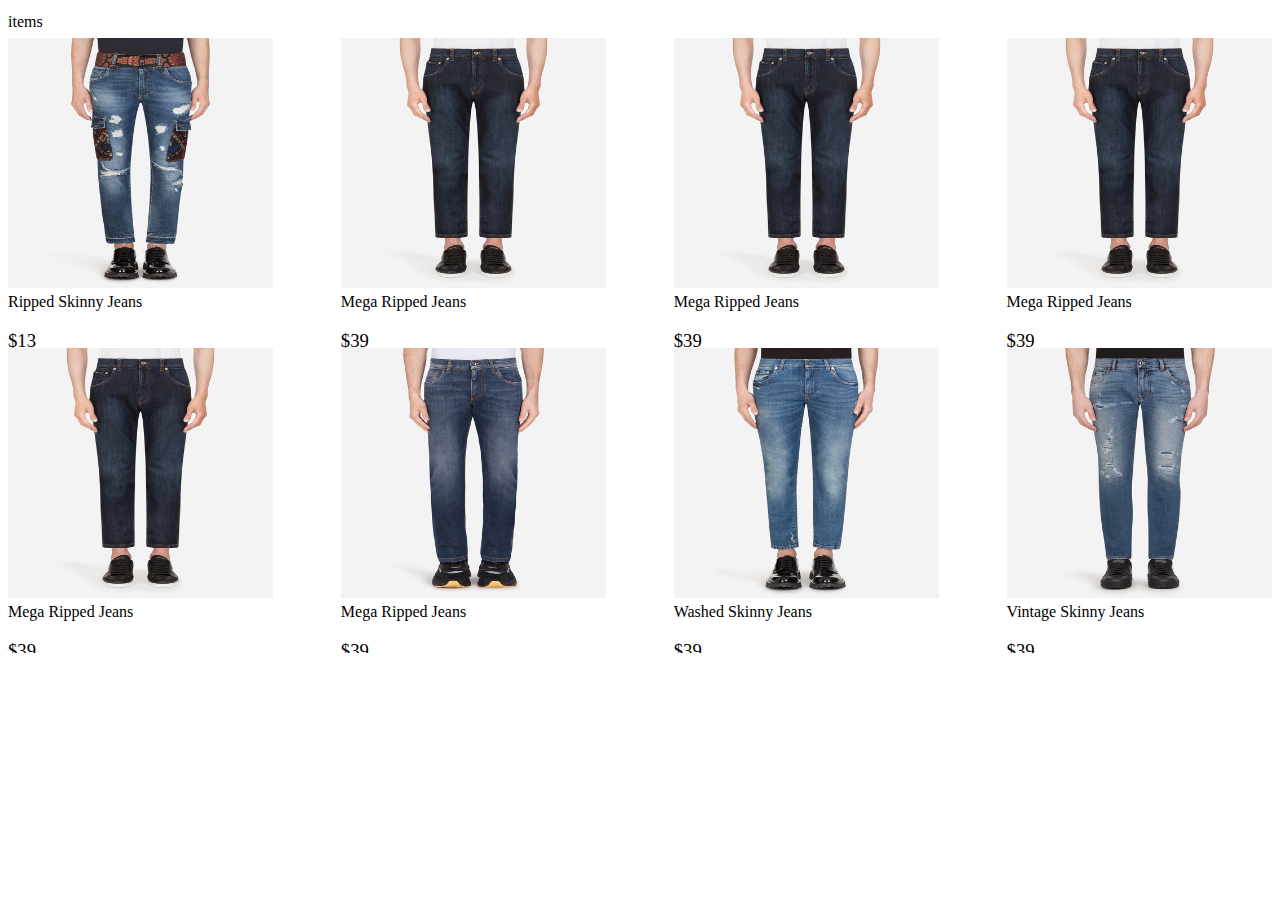
<file: html/clothes-show.html>
<!DOCTYPE html>
<html lang="en">
<head>
    <meta charset="UTF-8">
    <meta name="viewport" content="width=device-width, initial-scale=1.0">
    <title>Clothes</title>
    <link rel="stylesheet" href="../css/show-clothes.css">
</head>
<body>
    <div class="n-item">items</div>
    <div id="clothes">
        <div class="items jeans">
            <div class="item-child">
                <div class="item-child-img">
                    <img src="../img/item-img/GW0GLDG8BY9_S9001_0.jpg" alt="here">
                    <button id="img-button-0" class="buy-now-button" onclick="addToList();reply_id(this.id)">Buy now <svg width="1em" height="1em" viewBox="0 0 16 16" class="bi bi-cart-fill" fill="currentColor" xmlns="http://www.w3.org/2000/svg">
                          <path fill-rule="evenodd" d="M0 1.5A.5.5 0 0 1 .5 1H2a.5.5 0 0 1 .485.379L2.89 3H14.5a.5.5 0 0 1 .491.592l-1.5 8A.5.5 0 0 1 13 12H4a.5.5 0 0 1-.491-.408L2.01 3.607 1.61 2H.5a.5.5 0 0 1-.5-.5zM5 12a2 2 0 1 0 0 4 2 2 0 0 0 0-4zm7 0a2 2 0 1 0 0 4 2 2 0 0 0 0-4zm-7 1a1 1 0 1 0 0 2 1 1 0 0 0 0-2zm7 0a1 1 0 1 0 0 2 1 1 0 0 0 0-2z"/>
                        </svg>
                    </button>

                </div>
                <div class="item-name">
                    <p>Ripped Skinny Jeans</p>
                </div>
                <div class="price">
                    <h3>$<span>13</span></h3>
                </div>
            </div>
            <div class="item-child">
                <div class="item-child-img">
                    <img src="../img/item-img/GY07CDG8BY4_S9001_0.jpg" alt="">
                    <button class="buy-now-button" onclick="addToList();reply_id(this.id)">Buy now <svg width="1em" height="1em" viewBox="0 0 16 16" class="bi bi-cart-fill" fill="currentColor" xmlns="http://www.w3.org/2000/svg">
                          <path fill-rule="evenodd" d="M0 1.5A.5.5 0 0 1 .5 1H2a.5.5 0 0 1 .485.379L2.89 3H14.5a.5.5 0 0 1 .491.592l-1.5 8A.5.5 0 0 1 13 12H4a.5.5 0 0 1-.491-.408L2.01 3.607 1.61 2H.5a.5.5 0 0 1-.5-.5zM5 12a2 2 0 1 0 0 4 2 2 0 0 0 0-4zm7 0a2 2 0 1 0 0 4 2 2 0 0 0 0-4zm-7 1a1 1 0 1 0 0 2 1 1 0 0 0 0-2zm7 0a1 1 0 1 0 0 2 1 1 0 0 0 0-2z"/>
                        </svg>
                    </button>
                </div>
                <div class="item-name">
                    <p>Mega Ripped Jeans</p>
                </div>
                <div class="price">
                    <h3>$<span>39</span></h3>
                </div>
            </div>
            <div class="item-child">
                <div class="item-child-img">
                    <img src="../img/item-img/GY07CDG8BY4_S9001_0.jpg" alt="">
                    <button class="buy-now-button" onclick="addToList();reply_id(this.id)">Buy now <svg width="1em" height="1em" viewBox="0 0 16 16" class="bi bi-cart-fill" fill="currentColor" xmlns="http://www.w3.org/2000/svg">
                          <path fill-rule="evenodd" d="M0 1.5A.5.5 0 0 1 .5 1H2a.5.5 0 0 1 .485.379L2.89 3H14.5a.5.5 0 0 1 .491.592l-1.5 8A.5.5 0 0 1 13 12H4a.5.5 0 0 1-.491-.408L2.01 3.607 1.61 2H.5a.5.5 0 0 1-.5-.5zM5 12a2 2 0 1 0 0 4 2 2 0 0 0 0-4zm7 0a2 2 0 1 0 0 4 2 2 0 0 0 0-4zm-7 1a1 1 0 1 0 0 2 1 1 0 0 0 0-2zm7 0a1 1 0 1 0 0 2 1 1 0 0 0 0-2z"/>
                        </svg>
                    </button>
                </div>
                <div class="item-name">
                    <p>Mega Ripped Jeans</p>
                </div>
                <div class="price">
                    <h3>$<span>39</span></h3>
                </div>
            </div>
            <div class="item-child">
                <div class="item-child-img">
                    <img src="../img/item-img/GY07CDG8BY4_S9001_0.jpg" alt="">
                    <button class="buy-now-button" onclick="addToList();reply_id(this.id)">Buy now <svg width="1em" height="1em" viewBox="0 0 16 16" class="bi bi-cart-fill" fill="currentColor" xmlns="http://www.w3.org/2000/svg">
                          <path fill-rule="evenodd" d="M0 1.5A.5.5 0 0 1 .5 1H2a.5.5 0 0 1 .485.379L2.89 3H14.5a.5.5 0 0 1 .491.592l-1.5 8A.5.5 0 0 1 13 12H4a.5.5 0 0 1-.491-.408L2.01 3.607 1.61 2H.5a.5.5 0 0 1-.5-.5zM5 12a2 2 0 1 0 0 4 2 2 0 0 0 0-4zm7 0a2 2 0 1 0 0 4 2 2 0 0 0 0-4zm-7 1a1 1 0 1 0 0 2 1 1 0 0 0 0-2zm7 0a1 1 0 1 0 0 2 1 1 0 0 0 0-2z"/>
                        </svg>
                    </button>
                </div>
                <div class="item-name">
                    <p>Mega Ripped Jeans</p>
                </div>
                <div class="price">
                    <h3>$<span>39</span></h3>
                </div>
            </div>
            <div class="item-child">
                <div class="item-child-img">
                    <img src="../img/item-img/GY07CDG8BY4_S9001_0.jpg" alt="">
                    <button class="buy-now-button" onclick="addToList();reply_id(this.id)">Buy now <svg width="1em" height="1em" viewBox="0 0 16 16" class="bi bi-cart-fill" fill="currentColor" xmlns="http://www.w3.org/2000/svg">
                          <path fill-rule="evenodd" d="M0 1.5A.5.5 0 0 1 .5 1H2a.5.5 0 0 1 .485.379L2.89 3H14.5a.5.5 0 0 1 .491.592l-1.5 8A.5.5 0 0 1 13 12H4a.5.5 0 0 1-.491-.408L2.01 3.607 1.61 2H.5a.5.5 0 0 1-.5-.5zM5 12a2 2 0 1 0 0 4 2 2 0 0 0 0-4zm7 0a2 2 0 1 0 0 4 2 2 0 0 0 0-4zm-7 1a1 1 0 1 0 0 2 1 1 0 0 0 0-2zm7 0a1 1 0 1 0 0 2 1 1 0 0 0 0-2z"/>
                        </svg>
                    </button>
                </div>
                <div class="item-name">
                    <p>Mega Ripped Jeans</p>
                </div>
                <div class="price">
                    <h3>$<span>39</span></h3>
                </div>
            </div>
            <div class="item-child">
                <div class="item-child-img">
                    <img src="../img/item-img/GY07CZG8BY5_S9001_0.jpg" alt="">
                    <button class="buy-now-button" onclick="addToList();reply_id(this.id)">Buy now <svg width="1em" height="1em" viewBox="0 0 16 16" class="bi bi-cart-fill" fill="currentColor" xmlns="http://www.w3.org/2000/svg">
                          <path fill-rule="evenodd" d="M0 1.5A.5.5 0 0 1 .5 1H2a.5.5 0 0 1 .485.379L2.89 3H14.5a.5.5 0 0 1 .491.592l-1.5 8A.5.5 0 0 1 13 12H4a.5.5 0 0 1-.491-.408L2.01 3.607 1.61 2H.5a.5.5 0 0 1-.5-.5zM5 12a2 2 0 1 0 0 4 2 2 0 0 0 0-4zm7 0a2 2 0 1 0 0 4 2 2 0 0 0 0-4zm-7 1a1 1 0 1 0 0 2 1 1 0 0 0 0-2zm7 0a1 1 0 1 0 0 2 1 1 0 0 0 0-2z"/>
                        </svg>
                    </button>
                </div>
                <div class="item-name">
                    <p>Mega Ripped Jeans</p>
                </div>
                <div class="price">
                    <h3>$<span>39</span></h3>
                </div>
            </div>
            <div class="item-child">
                <div class="item-child-img">
                    <img src="../img/item-img/GY07LDG8BY8_S9001_0.jpg" alt="">
                    <button class="buy-now-button" onclick="addToList();reply_id(this.id)">Buy now <svg width="1em" height="1em" viewBox="0 0 16 16" class="bi bi-cart-fill" fill="currentColor" xmlns="http://www.w3.org/2000/svg">
                          <path fill-rule="evenodd" d="M0 1.5A.5.5 0 0 1 .5 1H2a.5.5 0 0 1 .485.379L2.89 3H14.5a.5.5 0 0 1 .491.592l-1.5 8A.5.5 0 0 1 13 12H4a.5.5 0 0 1-.491-.408L2.01 3.607 1.61 2H.5a.5.5 0 0 1-.5-.5zM5 12a2 2 0 1 0 0 4 2 2 0 0 0 0-4zm7 0a2 2 0 1 0 0 4 2 2 0 0 0 0-4zm-7 1a1 1 0 1 0 0 2 1 1 0 0 0 0-2zm7 0a1 1 0 1 0 0 2 1 1 0 0 0 0-2z"/>
                        </svg>
                    </button>
                </div>
                <div class="item-name">
                    <p>Washed Skinny Jeans</p>
                </div>
                <div class="price">
                    <h3>$<span>39</span></h3>
                </div>
            </div>
            <div class="item-child">
                <div class="item-child-img">
                    <img src="../img/item-img/GY07CZG8BF1_S9001_0.jpg" alt="">
                    <button class="buy-now-button" onclick="addToList();reply_id(this.id)">Buy now <svg width="1em" height="1em" viewBox="0 0 16 16" class="bi bi-cart-fill" fill="currentColor" xmlns="http://www.w3.org/2000/svg">
                          <path fill-rule="evenodd" d="M0 1.5A.5.5 0 0 1 .5 1H2a.5.5 0 0 1 .485.379L2.89 3H14.5a.5.5 0 0 1 .491.592l-1.5 8A.5.5 0 0 1 13 12H4a.5.5 0 0 1-.491-.408L2.01 3.607 1.61 2H.5a.5.5 0 0 1-.5-.5zM5 12a2 2 0 1 0 0 4 2 2 0 0 0 0-4zm7 0a2 2 0 1 0 0 4 2 2 0 0 0 0-4zm-7 1a1 1 0 1 0 0 2 1 1 0 0 0 0-2zm7 0a1 1 0 1 0 0 2 1 1 0 0 0 0-2z"/>
                        </svg>
                    </button>
                </div>
                <div class="item-name">
                    <p>Vintage Skinny Jeans</p>
                </div>
                <div class="price">
                    <h3>$<span>39</span></h3>
                </div>
            </div>
        </div>

        <div class="items dresses">
            <div class="item-child">
                <div class="item-child-img">
                    <img src="../img/dresses/F6I2LTFSA0A_HN1RB_0.jpg" alt="">
                    <button class="buy-now-button" onclick="addToList();reply_id(this.id)">Buy now <svg width="1em" height="1em" viewBox="0 0 16 16" class="bi bi-cart-fill" fill="currentColor" xmlns="http://www.w3.org/2000/svg">
                          <path fill-rule="evenodd" d="M0 1.5A.5.5 0 0 1 .5 1H2a.5.5 0 0 1 .485.379L2.89 3H14.5a.5.5 0 0 1 .491.592l-1.5 8A.5.5 0 0 1 13 12H4a.5.5 0 0 1-.491-.408L2.01 3.607 1.61 2H.5a.5.5 0 0 1-.5-.5zM5 12a2 2 0 1 0 0 4 2 2 0 0 0 0-4zm7 0a2 2 0 1 0 0 4 2 2 0 0 0 0-4zm-7 1a1 1 0 1 0 0 2 1 1 0 0 0 0-2zm7 0a1 1 0 1 0 0 2 1 1 0 0 0 0-2z"/>
                        </svg>
                    </button>
                    <button class="buy-now-button" onclick="addToList();reply_id(this.id)">Buy now <svg width="1em" height="1em" viewBox="0 0 16 16" class="bi bi-cart-fill" fill="currentColor" xmlns="http://www.w3.org/2000/svg">
                          <path fill-rule="evenodd" d="M0 1.5A.5.5 0 0 1 .5 1H2a.5.5 0 0 1 .485.379L2.89 3H14.5a.5.5 0 0 1 .491.592l-1.5 8A.5.5 0 0 1 13 12H4a.5.5 0 0 1-.491-.408L2.01 3.607 1.61 2H.5a.5.5 0 0 1-.5-.5zM5 12a2 2 0 1 0 0 4 2 2 0 0 0 0-4zm7 0a2 2 0 1 0 0 4 2 2 0 0 0 0-4zm-7 1a1 1 0 1 0 0 2 1 1 0 0 0 0-2zm7 0a1 1 0 1 0 0 2 1 1 0 0 0 0-2z"/>
                        </svg>
                    </button>
                </div>
                <div class="item-name">
                    <p>Dresses name</p>
                </div>
                <div class="price">
                    <h3>$<span>19</span></h3>
                </div>
            </div>
            <div class="item-child">
                <div class="item-child-img">
                    <img src="../img/dresses/F6I2ZTGDU54_HF1QG_0.jpg" alt="">
                    <button class="buy-now-button" onclick="addToList();reply_id(this.id)">Buy now <svg width="1em" height="1em" viewBox="0 0 16 16" class="bi bi-cart-fill" fill="currentColor" xmlns="http://www.w3.org/2000/svg">
                          <path fill-rule="evenodd" d="M0 1.5A.5.5 0 0 1 .5 1H2a.5.5 0 0 1 .485.379L2.89 3H14.5a.5.5 0 0 1 .491.592l-1.5 8A.5.5 0 0 1 13 12H4a.5.5 0 0 1-.491-.408L2.01 3.607 1.61 2H.5a.5.5 0 0 1-.5-.5zM5 12a2 2 0 1 0 0 4 2 2 0 0 0 0-4zm7 0a2 2 0 1 0 0 4 2 2 0 0 0 0-4zm-7 1a1 1 0 1 0 0 2 1 1 0 0 0 0-2zm7 0a1 1 0 1 0 0 2 1 1 0 0 0 0-2z"/>
                        </svg>
                    </button>
                </div>
                <div class="item-name">
                    <p>Dresses name</p>
                </div>
                <div class="price">
                    <h3>$<span>19</span></h3>
                </div>
            </div>
            <div class="item-child">
                <div class="item-child-img">
                    <img src="../img/dresses/F6I3NTHJMK4_S8350_0.jpg" alt="">
                    <button class="buy-now-button" onclick="addToList();reply_id(this.id)">Buy now <svg width="1em" height="1em" viewBox="0 0 16 16" class="bi bi-cart-fill" fill="currentColor" xmlns="http://www.w3.org/2000/svg">
                          <path fill-rule="evenodd" d="M0 1.5A.5.5 0 0 1 .5 1H2a.5.5 0 0 1 .485.379L2.89 3H14.5a.5.5 0 0 1 .491.592l-1.5 8A.5.5 0 0 1 13 12H4a.5.5 0 0 1-.491-.408L2.01 3.607 1.61 2H.5a.5.5 0 0 1-.5-.5zM5 12a2 2 0 1 0 0 4 2 2 0 0 0 0-4zm7 0a2 2 0 1 0 0 4 2 2 0 0 0 0-4zm-7 1a1 1 0 1 0 0 2 1 1 0 0 0 0-2zm7 0a1 1 0 1 0 0 2 1 1 0 0 0 0-2z"/>
                        </svg>
                    </button>
                </div>
                <div class="item-name">
                    <p>Dresses name</p>
                </div>
                <div class="price">
                    <h3>$<span>19</span></h3>
                </div>
            </div>
            <div class="item-child">
                <div class="item-child-img">
                    <img src="../img/dresses/F6I2RTGDU81_S9363_0.webp" alt="">
                    <button class="buy-now-button" onclick="addToList();reply_id(this.id)">Buy now <svg width="1em" height="1em" viewBox="0 0 16 16" class="bi bi-cart-fill" fill="currentColor" xmlns="http://www.w3.org/2000/svg">
                          <path fill-rule="evenodd" d="M0 1.5A.5.5 0 0 1 .5 1H2a.5.5 0 0 1 .485.379L2.89 3H14.5a.5.5 0 0 1 .491.592l-1.5 8A.5.5 0 0 1 13 12H4a.5.5 0 0 1-.491-.408L2.01 3.607 1.61 2H.5a.5.5 0 0 1-.5-.5zM5 12a2 2 0 1 0 0 4 2 2 0 0 0 0-4zm7 0a2 2 0 1 0 0 4 2 2 0 0 0 0-4zm-7 1a1 1 0 1 0 0 2 1 1 0 0 0 0-2zm7 0a1 1 0 1 0 0 2 1 1 0 0 0 0-2z"/>
                        </svg>
                    </button>
                </div>
                <div class="item-name">
                    <p>Dresses name</p>
                </div>
                <div class="price">
                    <h3>$<span>19</span></h3>
                </div>
            </div>
            <div class="item-child">
                <div class="item-child-img">
                    <img src="../img/dresses/F6I2WTFSEHO_HN1RB_0.webp" alt="">
                    <button class="buy-now-button" onclick="addToList();reply_id(this.id)">Buy now <svg width="1em" height="1em" viewBox="0 0 16 16" class="bi bi-cart-fill" fill="currentColor" xmlns="http://www.w3.org/2000/svg">
                          <path fill-rule="evenodd" d="M0 1.5A.5.5 0 0 1 .5 1H2a.5.5 0 0 1 .485.379L2.89 3H14.5a.5.5 0 0 1 .491.592l-1.5 8A.5.5 0 0 1 13 12H4a.5.5 0 0 1-.491-.408L2.01 3.607 1.61 2H.5a.5.5 0 0 1-.5-.5zM5 12a2 2 0 1 0 0 4 2 2 0 0 0 0-4zm7 0a2 2 0 1 0 0 4 2 2 0 0 0 0-4zm-7 1a1 1 0 1 0 0 2 1 1 0 0 0 0-2zm7 0a1 1 0 1 0 0 2 1 1 0 0 0 0-2z"/>
                        </svg>
                    </button>
                </div>
                <div class="item-name">
                    <p>Dresses name</p>
                </div>
                <div class="price">
                    <h3>$<span>19</span></h3>
                </div>
            </div>
            <div class="item-child">
                <div class="item-child-img">
                    <img src="../img/dresses/F6J4QTFUGKF_N0000_0.jpg" alt="">
                    <button class="buy-now-button" onclick="addToList();reply_id(this.id)">Buy now <svg width="1em" height="1em" viewBox="0 0 16 16" class="bi bi-cart-fill" fill="currentColor" xmlns="http://www.w3.org/2000/svg">
                          <path fill-rule="evenodd" d="M0 1.5A.5.5 0 0 1 .5 1H2a.5.5 0 0 1 .485.379L2.89 3H14.5a.5.5 0 0 1 .491.592l-1.5 8A.5.5 0 0 1 13 12H4a.5.5 0 0 1-.491-.408L2.01 3.607 1.61 2H.5a.5.5 0 0 1-.5-.5zM5 12a2 2 0 1 0 0 4 2 2 0 0 0 0-4zm7 0a2 2 0 1 0 0 4 2 2 0 0 0 0-4zm-7 1a1 1 0 1 0 0 2 1 1 0 0 0 0-2zm7 0a1 1 0 1 0 0 2 1 1 0 0 0 0-2z"/>
                        </svg>
                    </button>
                </div>
                <div class="item-name">
                    <p>Dresses name</p>
                </div>
                <div class="price">
                    <h3>$<span>19</span></h3>
                </div>
            </div>
            <div class="item-child">
                <div class="item-child-img">
                    <img src="../img/dresses/F6J8STGDV90_S9428_0.jpg" alt="">
                    <button class="buy-now-button" onclick="addToList();reply_id(this.id)">Buy now <svg width="1em" height="1em" viewBox="0 0 16 16" class="bi bi-cart-fill" fill="currentColor" xmlns="http://www.w3.org/2000/svg">
                          <path fill-rule="evenodd" d="M0 1.5A.5.5 0 0 1 .5 1H2a.5.5 0 0 1 .485.379L2.89 3H14.5a.5.5 0 0 1 .491.592l-1.5 8A.5.5 0 0 1 13 12H4a.5.5 0 0 1-.491-.408L2.01 3.607 1.61 2H.5a.5.5 0 0 1-.5-.5zM5 12a2 2 0 1 0 0 4 2 2 0 0 0 0-4zm7 0a2 2 0 1 0 0 4 2 2 0 0 0 0-4zm-7 1a1 1 0 1 0 0 2 1 1 0 0 0 0-2zm7 0a1 1 0 1 0 0 2 1 1 0 0 0 0-2z"/>
                        </svg>
                    </button>
                </div>
                <div class="item-name">
                    <p>Dresses name</p>
                </div>
                <div class="price">
                    <h3>$<span>19</span></h3>
                </div>
            </div>
            <div class="item-child">
                <div class="item-child-img">
                    <img src="../img/dresses/F6K3BTFURDV_N0000_0.jpg" alt="">
                    <button class="buy-now-button" onclick="addToList();reply_id(this.id)">Buy now <svg width="1em" height="1em" viewBox="0 0 16 16" class="bi bi-cart-fill" fill="currentColor" xmlns="http://www.w3.org/2000/svg">
                          <path fill-rule="evenodd" d="M0 1.5A.5.5 0 0 1 .5 1H2a.5.5 0 0 1 .485.379L2.89 3H14.5a.5.5 0 0 1 .491.592l-1.5 8A.5.5 0 0 1 13 12H4a.5.5 0 0 1-.491-.408L2.01 3.607 1.61 2H.5a.5.5 0 0 1-.5-.5zM5 12a2 2 0 1 0 0 4 2 2 0 0 0 0-4zm7 0a2 2 0 1 0 0 4 2 2 0 0 0 0-4zm-7 1a1 1 0 1 0 0 2 1 1 0 0 0 0-2zm7 0a1 1 0 1 0 0 2 1 1 0 0 0 0-2z"/>
                        </svg>
                    </button>
                </div>
                <div class="item-name">
                    <p>Dresses name</p>
                </div>
                <div class="price">
                    <h3>$<span>19</span></h3>
                </div>
            </div>
        </div>

        <div class="items shirts">
            <div class="item-child">
                <div class="item-child-img">
                    <img src="../img/shirts/F5I11TFJ1IB_W0001_0.jpg" alt="">
                    <button class="buy-now-button" onclick="addToList();reply_id(this.id); return false">Buy now <svg width="1em" height="1em" viewBox="0 0 16 16" class="bi bi-cart-fill" fill="currentColor" xmlns="http://www.w3.org/2000/svg">
                          <path fill-rule="evenodd" d="M0 1.5A.5.5 0 0 1 .5 1H2a.5.5 0 0 1 .485.379L2.89 3H14.5a.5.5 0 0 1 .491.592l-1.5 8A.5.5 0 0 1 13 12H4a.5.5 0 0 1-.491-.408L2.01 3.607 1.61 2H.5a.5.5 0 0 1-.5-.5zM5 12a2 2 0 1 0 0 4 2 2 0 0 0 0-4zm7 0a2 2 0 1 0 0 4 2 2 0 0 0 0-4zm-7 1a1 1 0 1 0 0 2 1 1 0 0 0 0-2zm7 0a1 1 0 1 0 0 2 1 1 0 0 0 0-2z"/>
                        </svg>
                    </button>
                </div>
                <div class="item-name">
                    <p>Shirts name</p>
                </div>
                <div class="price">
                    <h3>$<span>19</span></h3>
                </div>
            </div>
            <div class="item-child">
                <div class="item-child-img">
                    <img src="../img/shirts/F5M51TFU1UQ_V7347_0.jpg" alt="">
                    <button class="buy-now-button" onclick="addToList();reply_id(this.id)">Buy now <svg width="1em" height="1em" viewBox="0 0 16 16" class="bi bi-cart-fill" fill="currentColor" xmlns="http://www.w3.org/2000/svg">
                          <path fill-rule="evenodd" d="M0 1.5A.5.5 0 0 1 .5 1H2a.5.5 0 0 1 .485.379L2.89 3H14.5a.5.5 0 0 1 .491.592l-1.5 8A.5.5 0 0 1 13 12H4a.5.5 0 0 1-.491-.408L2.01 3.607 1.61 2H.5a.5.5 0 0 1-.5-.5zM5 12a2 2 0 1 0 0 4 2 2 0 0 0 0-4zm7 0a2 2 0 1 0 0 4 2 2 0 0 0 0-4zm-7 1a1 1 0 1 0 0 2 1 1 0 0 0 0-2zm7 0a1 1 0 1 0 0 2 1 1 0 0 0 0-2z"/>
                        </svg>
                    </button>
                </div>
                <div class="item-name">
                    <p>Shirts name</p>
                </div>
                <div class="price">
                    <h3>$<span>19</span></h3>
                </div>
            </div>
            <div class="item-child">
                <div class="item-child-img">
                    <img src="../img/shirts/F5M65TGDU46_HN1MH_0.jpg" alt="">
                    <button class="buy-now-button" onclick="addToList();reply_id(this.id)">Buy now <svg width="1em" height="1em" viewBox="0 0 16 16" class="bi bi-cart-fill" fill="currentColor" xmlns="http://www.w3.org/2000/svg">
                          <path fill-rule="evenodd" d="M0 1.5A.5.5 0 0 1 .5 1H2a.5.5 0 0 1 .485.379L2.89 3H14.5a.5.5 0 0 1 .491.592l-1.5 8A.5.5 0 0 1 13 12H4a.5.5 0 0 1-.491-.408L2.01 3.607 1.61 2H.5a.5.5 0 0 1-.5-.5zM5 12a2 2 0 1 0 0 4 2 2 0 0 0 0-4zm7 0a2 2 0 1 0 0 4 2 2 0 0 0 0-4zm-7 1a1 1 0 1 0 0 2 1 1 0 0 0 0-2zm7 0a1 1 0 1 0 0 2 1 1 0 0 0 0-2z"/>
                        </svg>
                    </button>
                </div>
                <div class="item-name">
                    <p>Shirts name</p>
                </div>
                <div class="price">
                    <h3>$<span>19</span></h3>
                </div>
            </div>
            <div class="item-child">
                <div class="item-child-img">
                    <img src="../img/shirts/F5M70TGDV28_S9383_0.jpg" alt="">
                    <button class="buy-now-button" onclick="addToList();reply_id(this.id)">Buy now <svg width="1em" height="1em" viewBox="0 0 16 16" class="bi bi-cart-fill" fill="currentColor" xmlns="http://www.w3.org/2000/svg">
                          <path fill-rule="evenodd" d="M0 1.5A.5.5 0 0 1 .5 1H2a.5.5 0 0 1 .485.379L2.89 3H14.5a.5.5 0 0 1 .491.592l-1.5 8A.5.5 0 0 1 13 12H4a.5.5 0 0 1-.491-.408L2.01 3.607 1.61 2H.5a.5.5 0 0 1-.5-.5zM5 12a2 2 0 1 0 0 4 2 2 0 0 0 0-4zm7 0a2 2 0 1 0 0 4 2 2 0 0 0 0-4zm-7 1a1 1 0 1 0 0 2 1 1 0 0 0 0-2zm7 0a1 1 0 1 0 0 2 1 1 0 0 0 0-2z"/>
                        </svg>
                    </button>
                </div>
                <div class="item-name">
                    <p>Shirts name</p>
                </div>
                <div class="price">
                    <h3>$<span>19</span></h3>
                </div>
            </div>
            <div class="item-child">
                <div class="item-child-img">
                    <img src="../img/shirts/F5N12TGDV25_S9380_0.jpg" alt="">
                    <button class="buy-now-button" onclick="addToList();reply_id(this.id)">Buy now <svg width="1em" height="1em" viewBox="0 0 16 16" class="bi bi-cart-fill" fill="currentColor" xmlns="http://www.w3.org/2000/svg">
                          <path fill-rule="evenodd" d="M0 1.5A.5.5 0 0 1 .5 1H2a.5.5 0 0 1 .485.379L2.89 3H14.5a.5.5 0 0 1 .491.592l-1.5 8A.5.5 0 0 1 13 12H4a.5.5 0 0 1-.491-.408L2.01 3.607 1.61 2H.5a.5.5 0 0 1-.5-.5zM5 12a2 2 0 1 0 0 4 2 2 0 0 0 0-4zm7 0a2 2 0 1 0 0 4 2 2 0 0 0 0-4zm-7 1a1 1 0 1 0 0 2 1 1 0 0 0 0-2zm7 0a1 1 0 1 0 0 2 1 1 0 0 0 0-2z"/>
                        </svg>
                    </button>
                </div>
                <div class="item-name">
                    <p>Shirts name</p>
                </div>
                <div class="price">
                    <h3>$<span>19</span></h3>
                </div>
            </div>
            <div class="item-child">
                <div class="item-child-img">
                    <img src="../img/shirts/F5N27TIS1DK_HN1RA_0.jpg" alt="">
                    <button class="buy-now-button" onclick="addToList();reply_id(this.id)">Buy now <svg width="1em" height="1em" viewBox="0 0 16 16" class="bi bi-cart-fill" fill="currentColor" xmlns="http://www.w3.org/2000/svg">
                          <path fill-rule="evenodd" d="M0 1.5A.5.5 0 0 1 .5 1H2a.5.5 0 0 1 .485.379L2.89 3H14.5a.5.5 0 0 1 .491.592l-1.5 8A.5.5 0 0 1 13 12H4a.5.5 0 0 1-.491-.408L2.01 3.607 1.61 2H.5a.5.5 0 0 1-.5-.5zM5 12a2 2 0 1 0 0 4 2 2 0 0 0 0-4zm7 0a2 2 0 1 0 0 4 2 2 0 0 0 0-4zm-7 1a1 1 0 1 0 0 2 1 1 0 0 0 0-2zm7 0a1 1 0 1 0 0 2 1 1 0 0 0 0-2z"/>
                        </svg>
                    </button>
                </div>
                <div class="item-name">
                    <p>Shirts name</p>
                </div>
                <div class="price">
                    <h3>$<span>19</span></h3>
                </div>
            </div>
            <div class="item-child">
                <div class="item-child-img">
                    <img src="../img/shirts/F5N79TFI12F_HF2LP_0.jpg" alt="">
                    <button class="buy-now-button" onclick="addToList();reply_id(this.id)">Buy now <svg width="1em" height="1em" viewBox="0 0 16 16" class="bi bi-cart-fill" fill="currentColor" xmlns="http://www.w3.org/2000/svg">
                          <path fill-rule="evenodd" d="M0 1.5A.5.5 0 0 1 .5 1H2a.5.5 0 0 1 .485.379L2.89 3H14.5a.5.5 0 0 1 .491.592l-1.5 8A.5.5 0 0 1 13 12H4a.5.5 0 0 1-.491-.408L2.01 3.607 1.61 2H.5a.5.5 0 0 1-.5-.5zM5 12a2 2 0 1 0 0 4 2 2 0 0 0 0-4zm7 0a2 2 0 1 0 0 4 2 2 0 0 0 0-4zm-7 1a1 1 0 1 0 0 2 1 1 0 0 0 0-2zm7 0a1 1 0 1 0 0 2 1 1 0 0 0 0-2z"/>
                        </svg>
                    </button>
                </div>
                <div class="item-name">
                    <p>Shirts name</p>
                </div>
                <div class="price">
                    <h3>$<span>19</span></h3>
                </div>
            </div>
            <div class="item-child">
                <div class="item-child-img">
                    <img src="../img/shirts/F5N80TFJ1IC_N0000_0.jpg" alt="">
                    <button class="buy-now-button" onclick="addToList();reply_id(this.id)">Buy now <svg width="1em" height="1em" viewBox="0 0 16 16" class="bi bi-cart-fill" fill="currentColor" xmlns="http://www.w3.org/2000/svg">
                          <path fill-rule="evenodd" d="M0 1.5A.5.5 0 0 1 .5 1H2a.5.5 0 0 1 .485.379L2.89 3H14.5a.5.5 0 0 1 .491.592l-1.5 8A.5.5 0 0 1 13 12H4a.5.5 0 0 1-.491-.408L2.01 3.607 1.61 2H.5a.5.5 0 0 1-.5-.5zM5 12a2 2 0 1 0 0 4 2 2 0 0 0 0-4zm7 0a2 2 0 1 0 0 4 2 2 0 0 0 0-4zm-7 1a1 1 0 1 0 0 2 1 1 0 0 0 0-2zm7 0a1 1 0 1 0 0 2 1 1 0 0 0 0-2z"/>
                        </svg>
                    </button>
                </div>
                <div class="item-name">
                    <p>Shirts name</p>
                </div>
                <div class="price">
                    <h3>$<span>19</span></h3>
                </div>
            </div>
        </div>

        <div class="items jackets">
            <div class="item-child">
                <div class="item-child-img">
                    <img src="../img/jacket/G9OH7DG8BW7_S9001_0.jpg" alt="">
                    <button class="buy-now-button" onclick="addToList();reply_id(this.id)">Buy now <svg width="1em" height="1em" viewBox="0 0 16 16" class="bi bi-cart-fill" fill="currentColor" xmlns="http://www.w3.org/2000/svg">
                          <path fill-rule="evenodd" d="M0 1.5A.5.5 0 0 1 .5 1H2a.5.5 0 0 1 .485.379L2.89 3H14.5a.5.5 0 0 1 .491.592l-1.5 8A.5.5 0 0 1 13 12H4a.5.5 0 0 1-.491-.408L2.01 3.607 1.61 2H.5a.5.5 0 0 1-.5-.5zM5 12a2 2 0 1 0 0 4 2 2 0 0 0 0-4zm7 0a2 2 0 1 0 0 4 2 2 0 0 0 0-4zm-7 1a1 1 0 1 0 0 2 1 1 0 0 0 0-2zm7 0a1 1 0 1 0 0 2 1 1 0 0 0 0-2z"/>
                        </svg>
                    </button>
                </div>
                <div class="item-name">
                    <p>Jackets name</p>
                </div>
                <div class="price">
                    <h3>$<span>19</span></h3>
                </div>
            </div>
            <div class="item-child">
                <div class="item-child-img">
                    <img src="../img/jacket/G9OQ9THUMEQ_N0000_0.jpg" alt="">
                    <button class="buy-now-button" onclick="addToList();reply_id(this.id)">Buy now <svg width="1em" height="1em" viewBox="0 0 16 16" class="bi bi-cart-fill" fill="currentColor" xmlns="http://www.w3.org/2000/svg">
                          <path fill-rule="evenodd" d="M0 1.5A.5.5 0 0 1 .5 1H2a.5.5 0 0 1 .485.379L2.89 3H14.5a.5.5 0 0 1 .491.592l-1.5 8A.5.5 0 0 1 13 12H4a.5.5 0 0 1-.491-.408L2.01 3.607 1.61 2H.5a.5.5 0 0 1-.5-.5zM5 12a2 2 0 1 0 0 4 2 2 0 0 0 0-4zm7 0a2 2 0 1 0 0 4 2 2 0 0 0 0-4zm-7 1a1 1 0 1 0 0 2 1 1 0 0 0 0-2zm7 0a1 1 0 1 0 0 2 1 1 0 0 0 0-2z"/>
                        </svg>
                    </button>
                </div>
                <div class="item-name">
                    <p>Jackets name</p>
                </div>
                <div class="price">
                    <h3>$<span>19</span></h3>
                </div>
            </div>
            <div class="item-child">
                <div class="item-child-img">
                    <img src="../img/jacket/G9PY2ZG7XOI_S9000_0.jpg" alt="">
                    <button class="buy-now-button" onclick="addToList();reply_id(this.id)">Buy now <svg width="1em" height="1em" viewBox="0 0 16 16" class="bi bi-cart-fill" fill="currentColor" xmlns="http://www.w3.org/2000/svg">
                          <path fill-rule="evenodd" d="M0 1.5A.5.5 0 0 1 .5 1H2a.5.5 0 0 1 .485.379L2.89 3H14.5a.5.5 0 0 1 .491.592l-1.5 8A.5.5 0 0 1 13 12H4a.5.5 0 0 1-.491-.408L2.01 3.607 1.61 2H.5a.5.5 0 0 1-.5-.5zM5 12a2 2 0 1 0 0 4 2 2 0 0 0 0-4zm7 0a2 2 0 1 0 0 4 2 2 0 0 0 0-4zm-7 1a1 1 0 1 0 0 2 1 1 0 0 0 0-2zm7 0a1 1 0 1 0 0 2 1 1 0 0 0 0-2z"/>
                        </svg>
                    </button>
                </div>
                <div class="item-name">
                    <p>Jackets name</p>
                </div>
                <div class="price">
                    <h3>$<span>19</span></h3>
                </div>
            </div>
            <div class="item-child">
                <div class="item-child-img">
                    <img src="../img/jacket/G9QP6TFU2XZ_N0000_0.jpg" alt="">
                    <button class="buy-now-button" onclick="addToList();reply_id(this.id)">Buy now <svg width="1em" height="1em" viewBox="0 0 16 16" class="bi bi-cart-fill" fill="currentColor" xmlns="http://www.w3.org/2000/svg">
                          <path fill-rule="evenodd" d="M0 1.5A.5.5 0 0 1 .5 1H2a.5.5 0 0 1 .485.379L2.89 3H14.5a.5.5 0 0 1 .491.592l-1.5 8A.5.5 0 0 1 13 12H4a.5.5 0 0 1-.491-.408L2.01 3.607 1.61 2H.5a.5.5 0 0 1-.5-.5zM5 12a2 2 0 1 0 0 4 2 2 0 0 0 0-4zm7 0a2 2 0 1 0 0 4 2 2 0 0 0 0-4zm-7 1a1 1 0 1 0 0 2 1 1 0 0 0 0-2zm7 0a1 1 0 1 0 0 2 1 1 0 0 0 0-2z"/>
                        </svg>
                    </button>
                </div>
                <div class="item-name">
                    <p>Jackets name</p>
                </div>
                <div class="price">
                    <h3>$<span>19</span></h3>
                </div>
            </div>
            <div class="item-child">
                <div class="item-child-img">
                    <img src="../img/jacket/G9QR0ZG7WCT_HY13M_0.jpg" alt="">
                    <button class="buy-now-button" onclick="addToList();reply_id(this.id)">Buy now <svg width="1em" height="1em" viewBox="0 0 16 16" class="bi bi-cart-fill" fill="currentColor" xmlns="http://www.w3.org/2000/svg">
                          <path fill-rule="evenodd" d="M0 1.5A.5.5 0 0 1 .5 1H2a.5.5 0 0 1 .485.379L2.89 3H14.5a.5.5 0 0 1 .491.592l-1.5 8A.5.5 0 0 1 13 12H4a.5.5 0 0 1-.491-.408L2.01 3.607 1.61 2H.5a.5.5 0 0 1-.5-.5zM5 12a2 2 0 1 0 0 4 2 2 0 0 0 0-4zm7 0a2 2 0 1 0 0 4 2 2 0 0 0 0-4zm-7 1a1 1 0 1 0 0 2 1 1 0 0 0 0-2zm7 0a1 1 0 1 0 0 2 1 1 0 0 0 0-2z"/>
                        </svg>
                    </button>
                </div>
                <div class="item-name">
                    <p>Jackets name</p>
                </div>
                <div class="price">
                    <h3>$<span>19</span></h3>
                </div>
            </div>
            <div class="item-child">
                <div class="item-child-img">
                    <img src="../img/jacket/G9RB4LHULF7_M0450_0.jpg" alt="">
                    <button class="buy-now-button" onclick="addToList();reply_id(this.id)">Buy now <svg width="1em" height="1em" viewBox="0 0 16 16" class="bi bi-cart-fill" fill="currentColor" xmlns="http://www.w3.org/2000/svg">
                          <path fill-rule="evenodd" d="M0 1.5A.5.5 0 0 1 .5 1H2a.5.5 0 0 1 .485.379L2.89 3H14.5a.5.5 0 0 1 .491.592l-1.5 8A.5.5 0 0 1 13 12H4a.5.5 0 0 1-.491-.408L2.01 3.607 1.61 2H.5a.5.5 0 0 1-.5-.5zM5 12a2 2 0 1 0 0 4 2 2 0 0 0 0-4zm7 0a2 2 0 1 0 0 4 2 2 0 0 0 0-4zm-7 1a1 1 0 1 0 0 2 1 1 0 0 0 0-2zm7 0a1 1 0 1 0 0 2 1 1 0 0 0 0-2z"/>
                        </svg>
                    </button>
                </div>
                <div class="item-name">
                    <p>Jackets name</p>
                </div>
                <div class="price">
                    <h3>$<span>19</span></h3>
                </div>
            </div>
            <div class="item-child">
                <div class="item-child-img">
                    <img src="../img/jacket/G9RG0DG8BU3_S9001_0.jpg" alt="">
                    <button class="buy-now-button" onclick="addToList();reply_id(this.id)">Buy now <svg width="1em" height="1em" viewBox="0 0 16 16" class="bi bi-cart-fill" fill="currentColor" xmlns="http://www.w3.org/2000/svg">
                          <path fill-rule="evenodd" d="M0 1.5A.5.5 0 0 1 .5 1H2a.5.5 0 0 1 .485.379L2.89 3H14.5a.5.5 0 0 1 .491.592l-1.5 8A.5.5 0 0 1 13 12H4a.5.5 0 0 1-.491-.408L2.01 3.607 1.61 2H.5a.5.5 0 0 1-.5-.5zM5 12a2 2 0 1 0 0 4 2 2 0 0 0 0-4zm7 0a2 2 0 1 0 0 4 2 2 0 0 0 0-4zm-7 1a1 1 0 1 0 0 2 1 1 0 0 0 0-2zm7 0a1 1 0 1 0 0 2 1 1 0 0 0 0-2z"/>
                        </svg>
                    </button>
                </div>
                <div class="item-name">
                    <p>Jackets name</p>
                </div>
                <div class="price">
                    <h3>$<span>19</span></h3>
                </div>
            </div>
            <div class="item-child">
                <div class="item-child-img">
                    <img src="../img/jacket/G9SV0LHULF9_N0000_0.jpg" alt="">
                    <button class="buy-now-button" onclick="addToList();reply_id(this.id)">Buy now <svg width="1em" height="1em" viewBox="0 0 16 16" class="bi bi-cart-fill" fill="currentColor" xmlns="http://www.w3.org/2000/svg">
                          <path fill-rule="evenodd" d="M0 1.5A.5.5 0 0 1 .5 1H2a.5.5 0 0 1 .485.379L2.89 3H14.5a.5.5 0 0 1 .491.592l-1.5 8A.5.5 0 0 1 13 12H4a.5.5 0 0 1-.491-.408L2.01 3.607 1.61 2H.5a.5.5 0 0 1-.5-.5zM5 12a2 2 0 1 0 0 4 2 2 0 0 0 0-4zm7 0a2 2 0 1 0 0 4 2 2 0 0 0 0-4zm-7 1a1 1 0 1 0 0 2 1 1 0 0 0 0-2zm7 0a1 1 0 1 0 0 2 1 1 0 0 0 0-2z"/>
                        </svg>
                    </button>
                </div>
                <div class="item-name">
                    <p>Jackets name</p>
                </div>
                <div class="price">
                    <h3>$<span>19</span></h3>
                </div>
            </div>
        </div>

        <div class="items gymwear">
            <div class="item-child">
                <div class="item-child-img">
                    <img src="../img/gymwear/dri-fit-t-shirts-125x125.jpg" alt="">
                    <button class="buy-now-button" onclick="addToList();reply_id(this.id)">Buy now <svg width="1em" height="1em" viewBox="0 0 16 16" class="bi bi-cart-fill" fill="currentColor" xmlns="http://www.w3.org/2000/svg">
                          <path fill-rule="evenodd" d="M0 1.5A.5.5 0 0 1 .5 1H2a.5.5 0 0 1 .485.379L2.89 3H14.5a.5.5 0 0 1 .491.592l-1.5 8A.5.5 0 0 1 13 12H4a.5.5 0 0 1-.491-.408L2.01 3.607 1.61 2H.5a.5.5 0 0 1-.5-.5zM5 12a2 2 0 1 0 0 4 2 2 0 0 0 0-4zm7 0a2 2 0 1 0 0 4 2 2 0 0 0 0-4zm-7 1a1 1 0 1 0 0 2 1 1 0 0 0 0-2zm7 0a1 1 0 1 0 0 2 1 1 0 0 0 0-2z"/>
                        </svg>
                    </button>
                </div>
                <div class="item-name">
                    <p>Gymwear name</p>
                </div>
                <div class="price">
                    <h3>$<span>19</span></h3>
                </div>
            </div>
            <div class="item-child">
                <div class="item-child-img">
                    <img src="../img/gymwear/kids-tracksuit-125x125.jpg" alt="">
                    <button class="buy-now-button" onclick="addToList();reply_id(this.id)">Buy now <svg width="1em" height="1em" viewBox="0 0 16 16" class="bi bi-cart-fill" fill="currentColor" xmlns="http://www.w3.org/2000/svg">
                          <path fill-rule="evenodd" d="M0 1.5A.5.5 0 0 1 .5 1H2a.5.5 0 0 1 .485.379L2.89 3H14.5a.5.5 0 0 1 .491.592l-1.5 8A.5.5 0 0 1 13 12H4a.5.5 0 0 1-.491-.408L2.01 3.607 1.61 2H.5a.5.5 0 0 1-.5-.5zM5 12a2 2 0 1 0 0 4 2 2 0 0 0 0-4zm7 0a2 2 0 1 0 0 4 2 2 0 0 0 0-4zm-7 1a1 1 0 1 0 0 2 1 1 0 0 0 0-2zm7 0a1 1 0 1 0 0 2 1 1 0 0 0 0-2z"/>
                        </svg>
                    </button>
                </div>
                <div class="item-name">
                    <p>Gymwear name</p>
                </div>
                <div class="price">
                    <h3>$<span>19</span></h3>
                </div>
            </div>
            <div class="item-child">
                <div class="item-child-img">
                    <img src="../img/gymwear/ladies-tracksuit-125x125.jpg" alt="">
                    <button class="buy-now-button" onclick="addToList();reply_id(this.id)">Buy now <svg width="1em" height="1em" viewBox="0 0 16 16" class="bi bi-cart-fill" fill="currentColor" xmlns="http://www.w3.org/2000/svg">
                          <path fill-rule="evenodd" d="M0 1.5A.5.5 0 0 1 .5 1H2a.5.5 0 0 1 .485.379L2.89 3H14.5a.5.5 0 0 1 .491.592l-1.5 8A.5.5 0 0 1 13 12H4a.5.5 0 0 1-.491-.408L2.01 3.607 1.61 2H.5a.5.5 0 0 1-.5-.5zM5 12a2 2 0 1 0 0 4 2 2 0 0 0 0-4zm7 0a2 2 0 1 0 0 4 2 2 0 0 0 0-4zm-7 1a1 1 0 1 0 0 2 1 1 0 0 0 0-2zm7 0a1 1 0 1 0 0 2 1 1 0 0 0 0-2z"/>
                        </svg>
                    </button>
                </div>
                <div class="item-name">
                    <p>Gymwear name</p>
                </div>
                <div class="price">
                    <h3>$<span>19</span></h3>
                </div>
            </div>
            <div class="item-child">
                <div class="item-child-img">
                    <img src="../img/gymwear/mens-sports-t-shirt-125x125.jpg" alt="">
                    <button class="buy-now-button" onclick="addToList();reply_id(this.id)">Buy now <svg width="1em" height="1em" viewBox="0 0 16 16" class="bi bi-cart-fill" fill="currentColor" xmlns="http://www.w3.org/2000/svg">
                          <path fill-rule="evenodd" d="M0 1.5A.5.5 0 0 1 .5 1H2a.5.5 0 0 1 .485.379L2.89 3H14.5a.5.5 0 0 1 .491.592l-1.5 8A.5.5 0 0 1 13 12H4a.5.5 0 0 1-.491-.408L2.01 3.607 1.61 2H.5a.5.5 0 0 1-.5-.5zM5 12a2 2 0 1 0 0 4 2 2 0 0 0 0-4zm7 0a2 2 0 1 0 0 4 2 2 0 0 0 0-4zm-7 1a1 1 0 1 0 0 2 1 1 0 0 0 0-2zm7 0a1 1 0 1 0 0 2 1 1 0 0 0 0-2z"/>
                        </svg>
                    </button>
                </div>
                <div class="item-name">
                    <p>Gymwear name</p>
                </div>
                <div class="price">
                    <h3>$<span>19</span></h3>
                </div>
            </div>
            <div class="item-child">
                <div class="item-child-img">
                    <img src="../img/gymwear/mens-track-pants-125x125.jpg" alt="">
                    <button class="buy-now-button" onclick="addToList();reply_id(this.id)">Buy now <svg width="1em" height="1em" viewBox="0 0 16 16" class="bi bi-cart-fill" fill="currentColor" xmlns="http://www.w3.org/2000/svg">
                          <path fill-rule="evenodd" d="M0 1.5A.5.5 0 0 1 .5 1H2a.5.5 0 0 1 .485.379L2.89 3H14.5a.5.5 0 0 1 .491.592l-1.5 8A.5.5 0 0 1 13 12H4a.5.5 0 0 1-.491-.408L2.01 3.607 1.61 2H.5a.5.5 0 0 1-.5-.5zM5 12a2 2 0 1 0 0 4 2 2 0 0 0 0-4zm7 0a2 2 0 1 0 0 4 2 2 0 0 0 0-4zm-7 1a1 1 0 1 0 0 2 1 1 0 0 0 0-2zm7 0a1 1 0 1 0 0 2 1 1 0 0 0 0-2z"/>
                        </svg>
                    </button>
                </div>
                <div class="item-name">
                    <p>Gymwear name</p>
                </div>
                <div class="price">
                    <h3>$<span>19</span></h3>
                </div>
            </div>
            <div class="item-child">
                <div class="item-child-img">
                    <img src="../img/gymwear/polo-t-shirt-125x125.jpg" alt="">
                    <button class="buy-now-button" onclick="addToList();reply_id(this.id)">Buy now <svg width="1em" height="1em" viewBox="0 0 16 16" class="bi bi-cart-fill" fill="currentColor" xmlns="http://www.w3.org/2000/svg">
                          <path fill-rule="evenodd" d="M0 1.5A.5.5 0 0 1 .5 1H2a.5.5 0 0 1 .485.379L2.89 3H14.5a.5.5 0 0 1 .491.592l-1.5 8A.5.5 0 0 1 13 12H4a.5.5 0 0 1-.491-.408L2.01 3.607 1.61 2H.5a.5.5 0 0 1-.5-.5zM5 12a2 2 0 1 0 0 4 2 2 0 0 0 0-4zm7 0a2 2 0 1 0 0 4 2 2 0 0 0 0-4zm-7 1a1 1 0 1 0 0 2 1 1 0 0 0 0-2zm7 0a1 1 0 1 0 0 2 1 1 0 0 0 0-2z"/>
                        </svg>
                    </button>
                </div>
                <div class="item-name">
                    <p>Gymwear name</p>
                </div>
                <div class="price">
                    <h3>$<span>19</span></h3>
                </div>
            </div>
            <div class="item-child">
                <div class="item-child-img">
                    <img src="../img/gymwear/school-tracksuit-125x125.jpg" alt="">
                    <button class="buy-now-button" onclick="addToList();reply_id(this.id)">Buy now <svg width="1em" height="1em" viewBox="0 0 16 16" class="bi bi-cart-fill" fill="currentColor" xmlns="http://www.w3.org/2000/svg">
                          <path fill-rule="evenodd" d="M0 1.5A.5.5 0 0 1 .5 1H2a.5.5 0 0 1 .485.379L2.89 3H14.5a.5.5 0 0 1 .491.592l-1.5 8A.5.5 0 0 1 13 12H4a.5.5 0 0 1-.491-.408L2.01 3.607 1.61 2H.5a.5.5 0 0 1-.5-.5zM5 12a2 2 0 1 0 0 4 2 2 0 0 0 0-4zm7 0a2 2 0 1 0 0 4 2 2 0 0 0 0-4zm-7 1a1 1 0 1 0 0 2 1 1 0 0 0 0-2zm7 0a1 1 0 1 0 0 2 1 1 0 0 0 0-2z"/>
                        </svg>
                    </button>
                </div>
                <div class="item-name">
                    <p>Gymwear name</p>
                </div>
                <div class="price">
                    <h3>$<span>19</span></h3>
                </div>
            </div>
            <div class="item-child">
                <div class="item-child-img">
                    <img src="../img/gymwear/track-pant-125x125.jpg" alt="">
                    <button class="buy-now-button" onclick="addToList();reply_id(this.id)">Buy now <svg width="1em" height="1em" viewBox="0 0 16 16" class="bi bi-cart-fill" fill="currentColor" xmlns="http://www.w3.org/2000/svg">
                          <path fill-rule="evenodd" d="M0 1.5A.5.5 0 0 1 .5 1H2a.5.5 0 0 1 .485.379L2.89 3H14.5a.5.5 0 0 1 .491.592l-1.5 8A.5.5 0 0 1 13 12H4a.5.5 0 0 1-.491-.408L2.01 3.607 1.61 2H.5a.5.5 0 0 1-.5-.5zM5 12a2 2 0 1 0 0 4 2 2 0 0 0 0-4zm7 0a2 2 0 1 0 0 4 2 2 0 0 0 0-4zm-7 1a1 1 0 1 0 0 2 1 1 0 0 0 0-2zm7 0a1 1 0 1 0 0 2 1 1 0 0 0 0-2z"/>
                        </svg>
                    </button>
                </div>
                <div class="item-name">
                    <p>Gymwear name</p>
                </div>
                <div class="price">
                    <h3>$<span>19</span></h3>
                </div>
            </div>
        </div>

        <div class="items blazers">
            <div class="item-child">
                <div class="item-child-img">
                    <img src="../img/blazers/F26AOTHUMJZ_N0000_0.jpg" alt="">
                    <button class="buy-now-button" onclick="addToList();reply_id(this.id)">Buy now <svg width="1em" height="1em" viewBox="0 0 16 16" class="bi bi-cart-fill" fill="currentColor" xmlns="http://www.w3.org/2000/svg">
                          <path fill-rule="evenodd" d="M0 1.5A.5.5 0 0 1 .5 1H2a.5.5 0 0 1 .485.379L2.89 3H14.5a.5.5 0 0 1 .491.592l-1.5 8A.5.5 0 0 1 13 12H4a.5.5 0 0 1-.491-.408L2.01 3.607 1.61 2H.5a.5.5 0 0 1-.5-.5zM5 12a2 2 0 1 0 0 4 2 2 0 0 0 0-4zm7 0a2 2 0 1 0 0 4 2 2 0 0 0 0-4zm-7 1a1 1 0 1 0 0 2 1 1 0 0 0 0-2zm7 0a1 1 0 1 0 0 2 1 1 0 0 0 0-2z"/>
                        </svg>
                    </button>
                </div>
                <div class="item-name">
                    <p>Blazers name</p>
                </div>
                <div class="price">
                    <h3>$<span>19</span></h3>
                </div>
            </div>
            <div class="item-child">
                <div class="item-child-img">
                    <img src="../img/blazers/F28VRTFURJL_N0000_0.jpg" alt="">
                    <button class="buy-now-button" onclick="addToList();reply_id(this.id)">Buy now <svg width="1em" height="1em" viewBox="0 0 16 16" class="bi bi-cart-fill" fill="currentColor" xmlns="http://www.w3.org/2000/svg">
                          <path fill-rule="evenodd" d="M0 1.5A.5.5 0 0 1 .5 1H2a.5.5 0 0 1 .485.379L2.89 3H14.5a.5.5 0 0 1 .491.592l-1.5 8A.5.5 0 0 1 13 12H4a.5.5 0 0 1-.491-.408L2.01 3.607 1.61 2H.5a.5.5 0 0 1-.5-.5zM5 12a2 2 0 1 0 0 4 2 2 0 0 0 0-4zm7 0a2 2 0 1 0 0 4 2 2 0 0 0 0-4zm-7 1a1 1 0 1 0 0 2 1 1 0 0 0 0-2zm7 0a1 1 0 1 0 0 2 1 1 0 0 0 0-2z"/>
                        </svg>
                    </button>
                </div>
                <div class="item-name">
                    <p>Blazers name</p>
                </div>
                <div class="price">
                    <h3>$<span>19</span></h3>
                </div>
            </div>
            <div class="item-child">
                <div class="item-child-img">
                    <img src="../img/blazers/F29EFTHJMK6_S8351_0.webp" alt="">
                    <button class="buy-now-button" onclick="addToList();reply_id(this.id)">Buy now <svg width="1em" height="1em" viewBox="0 0 16 16" class="bi bi-cart-fill" fill="currentColor" xmlns="http://www.w3.org/2000/svg">
                          <path fill-rule="evenodd" d="M0 1.5A.5.5 0 0 1 .5 1H2a.5.5 0 0 1 .485.379L2.89 3H14.5a.5.5 0 0 1 .491.592l-1.5 8A.5.5 0 0 1 13 12H4a.5.5 0 0 1-.491-.408L2.01 3.607 1.61 2H.5a.5.5 0 0 1-.5-.5zM5 12a2 2 0 1 0 0 4 2 2 0 0 0 0-4zm7 0a2 2 0 1 0 0 4 2 2 0 0 0 0-4zm-7 1a1 1 0 1 0 0 2 1 1 0 0 0 0-2zm7 0a1 1 0 1 0 0 2 1 1 0 0 0 0-2z"/>
                        </svg>
                    </button>
                </div>
                <div class="item-name">
                    <p>Blazers name</p>
                </div>
                <div class="price">
                    <h3>$<span>19</span></h3>
                </div>
            </div>
            <div class="item-child">
                <div class="item-child-img">
                    <img src="../img/blazers/F29FITFU1L5_B0076_0.webp" alt="">
                    <button class="buy-now-button" onclick="addToList();reply_id(this.id)">Buy now <svg width="1em" height="1em" viewBox="0 0 16 16" class="bi bi-cart-fill" fill="currentColor" xmlns="http://www.w3.org/2000/svg">
                          <path fill-rule="evenodd" d="M0 1.5A.5.5 0 0 1 .5 1H2a.5.5 0 0 1 .485.379L2.89 3H14.5a.5.5 0 0 1 .491.592l-1.5 8A.5.5 0 0 1 13 12H4a.5.5 0 0 1-.491-.408L2.01 3.607 1.61 2H.5a.5.5 0 0 1-.5-.5zM5 12a2 2 0 1 0 0 4 2 2 0 0 0 0-4zm7 0a2 2 0 1 0 0 4 2 2 0 0 0 0-4zm-7 1a1 1 0 1 0 0 2 1 1 0 0 0 0-2zm7 0a1 1 0 1 0 0 2 1 1 0 0 0 0-2z"/>
                        </svg>
                    </button>
                </div>
                <div class="item-name">
                    <p>Blazers name</p>
                </div>
                <div class="price">
                    <h3>$<span>19</span></h3>
                </div>
            </div>
            <div class="item-child">
                <div class="item-child-img">
                    <img src="../img/blazers/F29FLTGDU49_HD1RM_0.webp" alt="">
                    <button class="buy-now-button" onclick="addToList();reply_id(this.id)">Buy now <svg width="1em" height="1em" viewBox="0 0 16 16" class="bi bi-cart-fill" fill="currentColor" xmlns="http://www.w3.org/2000/svg">
                          <path fill-rule="evenodd" d="M0 1.5A.5.5 0 0 1 .5 1H2a.5.5 0 0 1 .485.379L2.89 3H14.5a.5.5 0 0 1 .491.592l-1.5 8A.5.5 0 0 1 13 12H4a.5.5 0 0 1-.491-.408L2.01 3.607 1.61 2H.5a.5.5 0 0 1-.5-.5zM5 12a2 2 0 1 0 0 4 2 2 0 0 0 0-4zm7 0a2 2 0 1 0 0 4 2 2 0 0 0 0-4zm-7 1a1 1 0 1 0 0 2 1 1 0 0 0 0-2zm7 0a1 1 0 1 0 0 2 1 1 0 0 0 0-2z"/>
                        </svg>
                    </button>
                </div>
                <div class="item-name">
                    <p>Blazers name</p>
                </div>
                <div class="price">
                    <h3>$<span>19</span></h3>
                </div>
            </div>
            <div class="item-child">
                <div class="item-child-img">
                    <img src="../img/blazers/F29FVTFU1L5_VA336_0.webp" alt="">
                    <button class="buy-now-button" onclick="addToList();reply_id(this.id)">Buy now <svg width="1em" height="1em" viewBox="0 0 16 16" class="bi bi-cart-fill" fill="currentColor" xmlns="http://www.w3.org/2000/svg">
                          <path fill-rule="evenodd" d="M0 1.5A.5.5 0 0 1 .5 1H2a.5.5 0 0 1 .485.379L2.89 3H14.5a.5.5 0 0 1 .491.592l-1.5 8A.5.5 0 0 1 13 12H4a.5.5 0 0 1-.491-.408L2.01 3.607 1.61 2H.5a.5.5 0 0 1-.5-.5zM5 12a2 2 0 1 0 0 4 2 2 0 0 0 0-4zm7 0a2 2 0 1 0 0 4 2 2 0 0 0 0-4zm-7 1a1 1 0 1 0 0 2 1 1 0 0 0 0-2zm7 0a1 1 0 1 0 0 2 1 1 0 0 0 0-2z"/>
                        </svg>
                    </button>
                </div>
                <div class="item-name">
                    <p>Blazers name</p>
                </div>
                <div class="price">
                    <h3>$<span>19</span></h3>
                </div>
            </div>
            <div class="item-child">
                <div class="item-child-img">
                    <img src="../img/blazers/F29FVTFU1L5_VA336_0.webp" alt="">
                    <button class="buy-now-button" onclick="addToList();reply_id(this.id)">Buy now <svg width="1em" height="1em" viewBox="0 0 16 16" class="bi bi-cart-fill" fill="currentColor" xmlns="http://www.w3.org/2000/svg">
                          <path fill-rule="evenodd" d="M0 1.5A.5.5 0 0 1 .5 1H2a.5.5 0 0 1 .485.379L2.89 3H14.5a.5.5 0 0 1 .491.592l-1.5 8A.5.5 0 0 1 13 12H4a.5.5 0 0 1-.491-.408L2.01 3.607 1.61 2H.5a.5.5 0 0 1-.5-.5zM5 12a2 2 0 1 0 0 4 2 2 0 0 0 0-4zm7 0a2 2 0 1 0 0 4 2 2 0 0 0 0-4zm-7 1a1 1 0 1 0 0 2 1 1 0 0 0 0-2zm7 0a1 1 0 1 0 0 2 1 1 0 0 0 0-2z"/>
                        </svg>
                    </button>
                </div>
                <div class="item-name">
                    <p>Blazers name</p>
                </div>
                <div class="price">
                    <h3>$<span>19</span></h3>
                </div>
            </div>
            <div class="item-child">
                <div class="item-child-img">
                    <img src="../img/blazers/F29FXTHUMJK_N0000_0.jpg" alt="">
                    <button class="buy-now-button" onclick="addToList();reply_id(this.id)">Buy now <svg width="1em" height="1em" viewBox="0 0 16 16" class="bi bi-cart-fill" fill="currentColor" xmlns="http://www.w3.org/2000/svg">
                          <path fill-rule="evenodd" d="M0 1.5A.5.5 0 0 1 .5 1H2a.5.5 0 0 1 .485.379L2.89 3H14.5a.5.5 0 0 1 .491.592l-1.5 8A.5.5 0 0 1 13 12H4a.5.5 0 0 1-.491-.408L2.01 3.607 1.61 2H.5a.5.5 0 0 1-.5-.5zM5 12a2 2 0 1 0 0 4 2 2 0 0 0 0-4zm7 0a2 2 0 1 0 0 4 2 2 0 0 0 0-4zm-7 1a1 1 0 1 0 0 2 1 1 0 0 0 0-2zm7 0a1 1 0 1 0 0 2 1 1 0 0 0 0-2z"/>
                        </svg>
                    </button>
                </div>
                <div class="item-name">
                    <p>Blazers name</p>
                </div>
                <div class="price">
                    <h3>$<span>19</span></h3>
                </div>
            </div>		
        </div>

        <div class="items shoes">
            <div class="item-child">
                <div class="item-child-img">
                    <img src="../img/shoes/A20127A3444_80001_1.jpg" alt="">
                    <button class="buy-now-button" onclick="addToList();reply_id(this.id)">Buy now <svg width="1em" height="1em" viewBox="0 0 16 16" class="bi bi-cart-fill" fill="currentColor" xmlns="http://www.w3.org/2000/svg">
                          <path fill-rule="evenodd" d="M0 1.5A.5.5 0 0 1 .5 1H2a.5.5 0 0 1 .485.379L2.89 3H14.5a.5.5 0 0 1 .491.592l-1.5 8A.5.5 0 0 1 13 12H4a.5.5 0 0 1-.491-.408L2.01 3.607 1.61 2H.5a.5.5 0 0 1-.5-.5zM5 12a2 2 0 1 0 0 4 2 2 0 0 0 0-4zm7 0a2 2 0 1 0 0 4 2 2 0 0 0 0-4zm-7 1a1 1 0 1 0 0 2 1 1 0 0 0 0-2zm7 0a1 1 0 1 0 0 2 1 1 0 0 0 0-2z"/>
                        </svg>
                    </button>
                </div>
                <div class="item-name">
                    <p>Shoes name</p>
                </div>
                <div class="price">
                    <h3>$<span>19</span></h3>
                </div>
            </div>
            <div class="item-child">
                <div class="item-child-img">
                    <img src="../img/shoes/A20127A3444_80999_1.webp" alt="">
                    <button class="buy-now-button" onclick="addToList();reply_id(this.id)">Buy now <svg width="1em" height="1em" viewBox="0 0 16 16" class="bi bi-cart-fill" fill="currentColor" xmlns="http://www.w3.org/2000/svg">
                          <path fill-rule="evenodd" d="M0 1.5A.5.5 0 0 1 .5 1H2a.5.5 0 0 1 .485.379L2.89 3H14.5a.5.5 0 0 1 .491.592l-1.5 8A.5.5 0 0 1 13 12H4a.5.5 0 0 1-.491-.408L2.01 3.607 1.61 2H.5a.5.5 0 0 1-.5-.5zM5 12a2 2 0 1 0 0 4 2 2 0 0 0 0-4zm7 0a2 2 0 1 0 0 4 2 2 0 0 0 0-4zm-7 1a1 1 0 1 0 0 2 1 1 0 0 0 0-2zm7 0a1 1 0 1 0 0 2 1 1 0 0 0 0-2z"/>
                        </svg>
                    </button>
                </div>
                <div class="item-name">
                    <p>Shoes name</p>
                </div>
                <div class="price">
                    <h3>$<span>19</span></h3>
                </div>
            </div>
            <div class="item-child">
                <div class="item-child-img">
                    <img src="../img/shoes/CS1558AS842_89697_1.webp" alt="">
                    <button class="buy-now-button" onclick="addToList();reply_id(this.id)">Buy now <svg width="1em" height="1em" viewBox="0 0 16 16" class="bi bi-cart-fill" fill="currentColor" xmlns="http://www.w3.org/2000/svg">
                          <path fill-rule="evenodd" d="M0 1.5A.5.5 0 0 1 .5 1H2a.5.5 0 0 1 .485.379L2.89 3H14.5a.5.5 0 0 1 .491.592l-1.5 8A.5.5 0 0 1 13 12H4a.5.5 0 0 1-.491-.408L2.01 3.607 1.61 2H.5a.5.5 0 0 1-.5-.5zM5 12a2 2 0 1 0 0 4 2 2 0 0 0 0-4zm7 0a2 2 0 1 0 0 4 2 2 0 0 0 0-4zm-7 1a1 1 0 1 0 0 2 1 1 0 0 0 0-2zm7 0a1 1 0 1 0 0 2 1 1 0 0 0 0-2z"/>
                        </svg>
                    </button>
                </div>
                <div class="item-name">
                    <p>Shoes name</p>
                </div>
                <div class="price">
                    <h3>$<span>19</span></h3>
                </div>
            </div>
            <div class="item-child">
                <div class="item-child-img">
                    <img src="../img/shoes/CS1558B5541_HWF57_1.webp" alt="">
                    <button class="buy-now-button" onclick="addToList();reply_id(this.id)">Buy now <svg width="1em" height="1em" viewBox="0 0 16 16" class="bi bi-cart-fill" fill="currentColor" xmlns="http://www.w3.org/2000/svg">
                          <path fill-rule="evenodd" d="M0 1.5A.5.5 0 0 1 .5 1H2a.5.5 0 0 1 .485.379L2.89 3H14.5a.5.5 0 0 1 .491.592l-1.5 8A.5.5 0 0 1 13 12H4a.5.5 0 0 1-.491-.408L2.01 3.607 1.61 2H.5a.5.5 0 0 1-.5-.5zM5 12a2 2 0 1 0 0 4 2 2 0 0 0 0-4zm7 0a2 2 0 1 0 0 4 2 2 0 0 0 0-4zm-7 1a1 1 0 1 0 0 2 1 1 0 0 0 0-2zm7 0a1 1 0 1 0 0 2 1 1 0 0 0 0-2z"/>
                        </svg>
                    </button>
                </div>
                <div class="item-name">
                    <p>Shoes name</p>
                </div>
                <div class="price">
                    <h3>$<span>19</span></h3>
                </div>
            </div>
            <div class="item-child">
                <div class="item-child-img">
                    <img src="../img/shoes/CS1558B5811_80995_1.webp" alt="">
                    <button class="buy-now-button" onclick="addToList();reply_id(this.id)">Buy now <svg width="1em" height="1em" viewBox="0 0 16 16" class="bi bi-cart-fill" fill="currentColor" xmlns="http://www.w3.org/2000/svg">
                          <path fill-rule="evenodd" d="M0 1.5A.5.5 0 0 1 .5 1H2a.5.5 0 0 1 .485.379L2.89 3H14.5a.5.5 0 0 1 .491.592l-1.5 8A.5.5 0 0 1 13 12H4a.5.5 0 0 1-.491-.408L2.01 3.607 1.61 2H.5a.5.5 0 0 1-.5-.5zM5 12a2 2 0 1 0 0 4 2 2 0 0 0 0-4zm7 0a2 2 0 1 0 0 4 2 2 0 0 0 0-4zm-7 1a1 1 0 1 0 0 2 1 1 0 0 0 0-2zm7 0a1 1 0 1 0 0 2 1 1 0 0 0 0-2z"/>
                        </svg>
                    </button>
                </div>
                <div class="item-name">
                    <p>Shoes name</p>
                </div>
                <div class="price">
                    <h3>$<span>19</span></h3>
                </div>
            </div>
            <div class="item-child">
                <div class="item-child-img">
                    <img src="../img/shoes/CS1735A8L37_80001_1.webp" alt="">
                    <button class="buy-now-button" onclick="addToList();reply_id(this.id)">Buy now <svg width="1em" height="1em" viewBox="0 0 16 16" class="bi bi-cart-fill" fill="currentColor" xmlns="http://www.w3.org/2000/svg">
                          <path fill-rule="evenodd" d="M0 1.5A.5.5 0 0 1 .5 1H2a.5.5 0 0 1 .485.379L2.89 3H14.5a.5.5 0 0 1 .491.592l-1.5 8A.5.5 0 0 1 13 12H4a.5.5 0 0 1-.491-.408L2.01 3.607 1.61 2H.5a.5.5 0 0 1-.5-.5zM5 12a2 2 0 1 0 0 4 2 2 0 0 0 0-4zm7 0a2 2 0 1 0 0 4 2 2 0 0 0 0-4zm-7 1a1 1 0 1 0 0 2 1 1 0 0 0 0-2zm7 0a1 1 0 1 0 0 2 1 1 0 0 0 0-2z"/>
                        </svg>
                    </button>
                </div>
                <div class="item-name">
                    <p>Shoes name</p>
                </div>
                <div class="price">
                    <h3>$<span>19</span></h3>
                </div>
            </div>
            <div class="item-child">
                <div class="item-child-img">
                    <img src="../img/shoes/CS1735A8L37_8H665_1.webp" alt="">
                    <button class="buy-now-button" onclick="addToList();reply_id(this.id)">Buy now <svg width="1em" height="1em" viewBox="0 0 16 16" class="bi bi-cart-fill" fill="currentColor" xmlns="http://www.w3.org/2000/svg">
                          <path fill-rule="evenodd" d="M0 1.5A.5.5 0 0 1 .5 1H2a.5.5 0 0 1 .485.379L2.89 3H14.5a.5.5 0 0 1 .491.592l-1.5 8A.5.5 0 0 1 13 12H4a.5.5 0 0 1-.491-.408L2.01 3.607 1.61 2H.5a.5.5 0 0 1-.5-.5zM5 12a2 2 0 1 0 0 4 2 2 0 0 0 0-4zm7 0a2 2 0 1 0 0 4 2 2 0 0 0 0-4zm-7 1a1 1 0 1 0 0 2 1 1 0 0 0 0-2zm7 0a1 1 0 1 0 0 2 1 1 0 0 0 0-2z"/>
                        </svg>
                    </button>
                </div>
                <div class="item-name">
                    <p>Shoes name</p>
                </div>
                <div class="price">
                    <h3>$<span>19</span></h3>
                </div>
            </div>
        </div>
    </div>
</body>
</html>
</file>
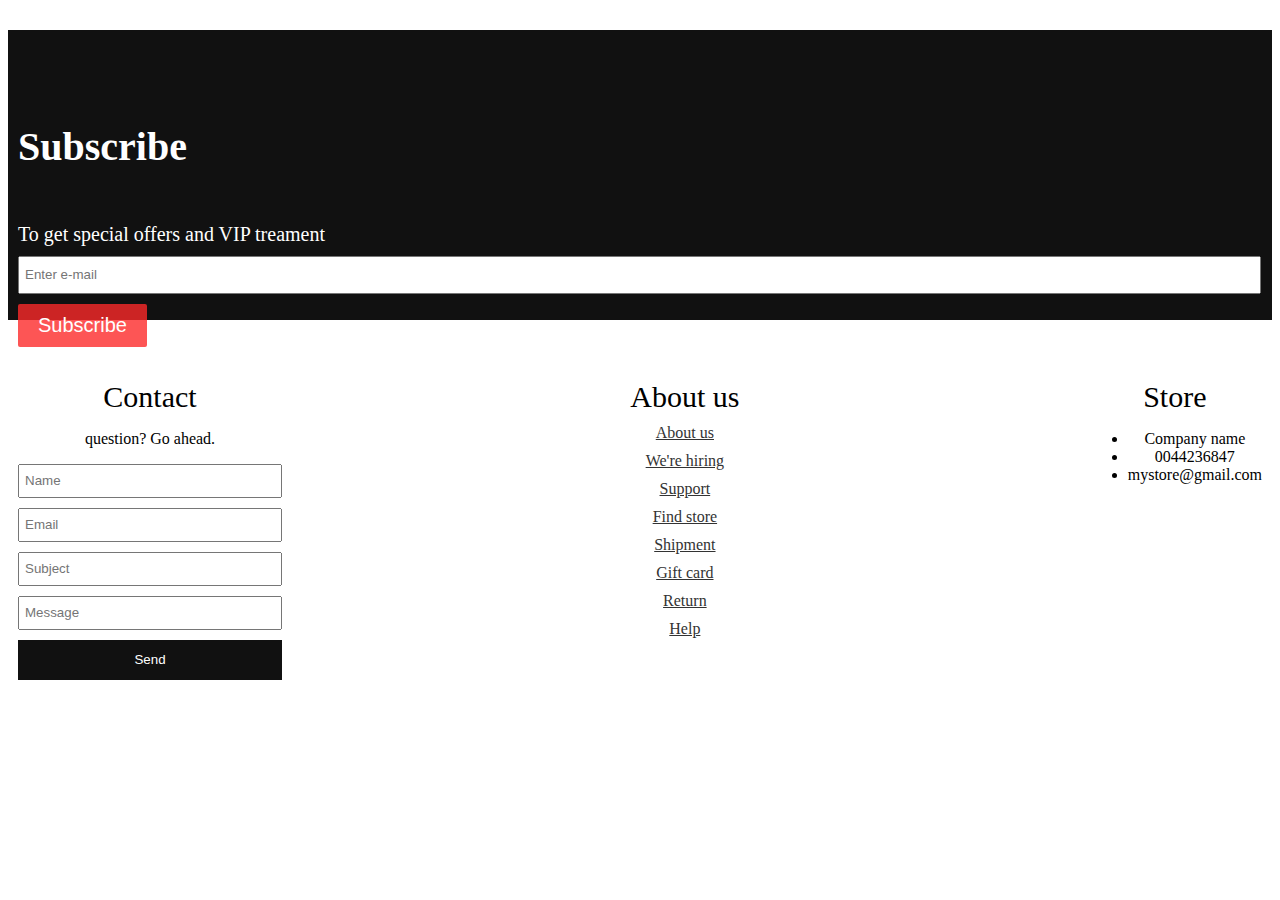
<file: html/contact.html>
<!DOCTYPE html>
<html lang="en">
<head>
    <meta charset="UTF-8">
    <meta name="viewport" content="width=device-width, initial-scale=1.0">
    <title>Contact</title>
    <link rel="stylesheet" href="../css/contact.css">
</head>
<body>
    <div class="subscribe">
        <h4>Subscribe</h4>
        <p>To get special offers and VIP treament</p>
        <input type="email" placeholder="Enter e-mail">
        <button>Subscribe</button>
    </div>

    <div class="feedback">
        <div class="contact">
            <h5>Contact</h5>
            <p>question? Go ahead.</p>
            <form action="">
                <input class="customer-contact" type="text" placeholder="Name">
                <input class="customer-contact" type="text" placeholder="Email">
                <input class="customer-contact" type="text" placeholder="Subject">
                <input class="customer-contact" type="text" placeholder="Message">
                <button>Send</button>
            </form>
        </div>

        <div class="about-us">
            <h5>About us</h5>
            <a href="#">About us</a>
            <a href="#">We're hiring</a>
            <a href="#">Support</a>
            <a href="#">Find store</a>
            <a href="#">Shipment</a>
            <a href="#">Gift card</a>
            <a href="#">Return</a>
            <a href="#">Help</a>
        </div>

        <div class="about-store">
            <h5>Store</h5>
            <ul>
                <li>Company name</li>
                <li>0044236847</li>
                <li>mystore@gmail.com</li>
            </ul>
        </div>
</body>
</html>
</file>
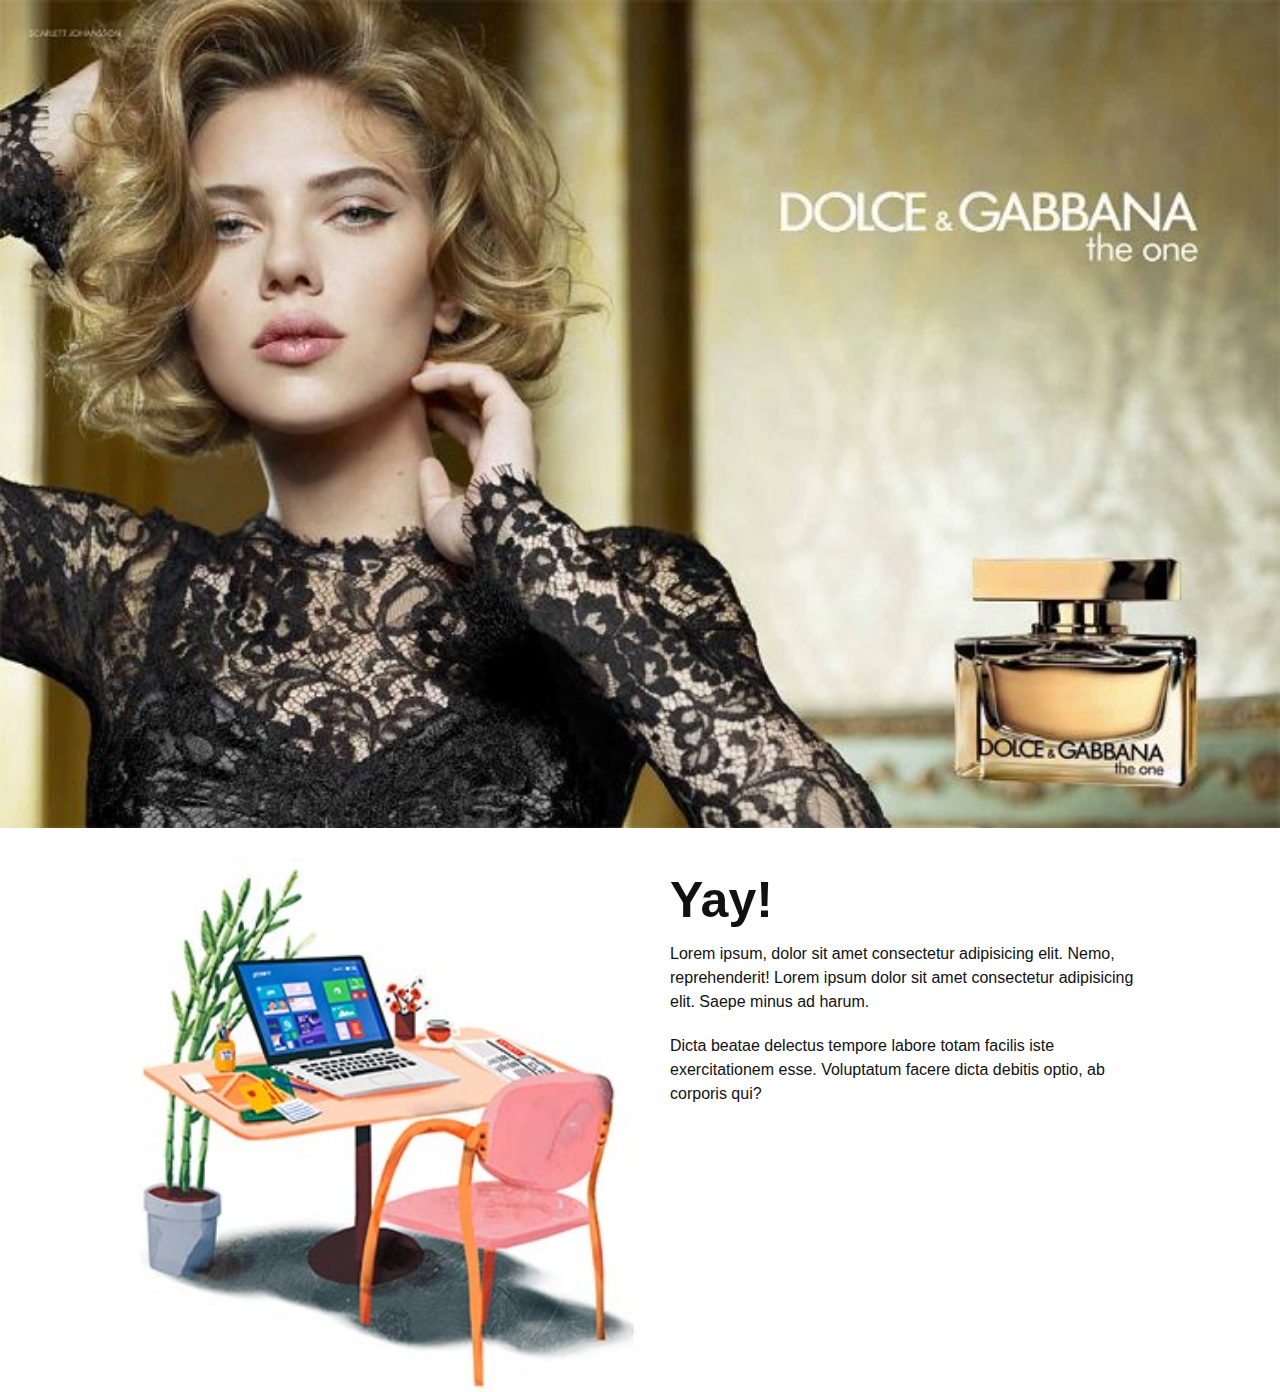
<file: html/new_index.html>
<!DOCTYPE html>
<html lang="en">
<head>
    <meta charset="UTF-8">
    <meta name="viewport" content="width=device-width, initial-scale=1.0">
    <style>
        * {
            margin: 0;
            padding: 0;
        }
        .wrapper {
            width: 100%;
        }

        .img-banner {
            display: none;
        }

        .img-info {
            width: 100%;
        }

        .img-info h2 {
            padding: 30px 30px 20px;
            font-family: Arial, Helvetica, sans-serif;
            font-size: 50px;
            color: #111;
            line-height: 44px;
        }
        .img-info p {
            padding: 0px 30px 20px;
            font-family: Arial, Helvetica, sans-serif;
            font-size: 16px;
            color: #111;
            line-height: 24px;
        }

        .img-me {
            width: 100%;
        }
        @media only screen and (min-width: 768px) {
            .img-banner {
            display: block;
            width: 100%;
            padding-bottom: 30px;
            }

            .wrapper {
            width: 600px;
            margin: 0 auto;
            }

            .img-info h2 {
            padding: 20px 0px 0px;
  
        }
          .img-info p {
            padding: 20px 0px 0px;
        }
        .img-me {
            padding-top: 30px;
        }
        }
        @media only screen and (min-width: 1000px) {
            .wrapper {
                width: 1000px;
            }
            .img-info {
                width: 50%;
                float: right;
            }
            .img-info h2 {
            padding: 20px 0px 0px 30px;
  
        }
          .img-info p {
            padding: 20px 0px 0px 30px;
        }
            .img-me {
                padding-top: 0px;
                width: 50%;
                float: left;
            }
        }
    </style>
</head>
<body>
    <img class="img-banner" src="../img/transition-img/img1.jpg" alt="">
    <div class="wrapper">
        <article class="img-info">
            <h2>Yay!</h2>
            <p>Lorem ipsum, dolor sit amet consectetur adipisicing elit. Nemo, reprehenderit! Lorem ipsum dolor sit amet consectetur adipisicing elit. Saepe minus ad harum. </p>
            <p>
                Dicta beatae delectus tempore labore totam facilis iste exercitationem esse. Voluptatum facere dicta debitis optio, ab corporis qui?
            </p>
        </article>
        <img class="img-me" src="../img/signup-image.jpg" alt="hehe">
    </div>
</body>
</html>
</file>
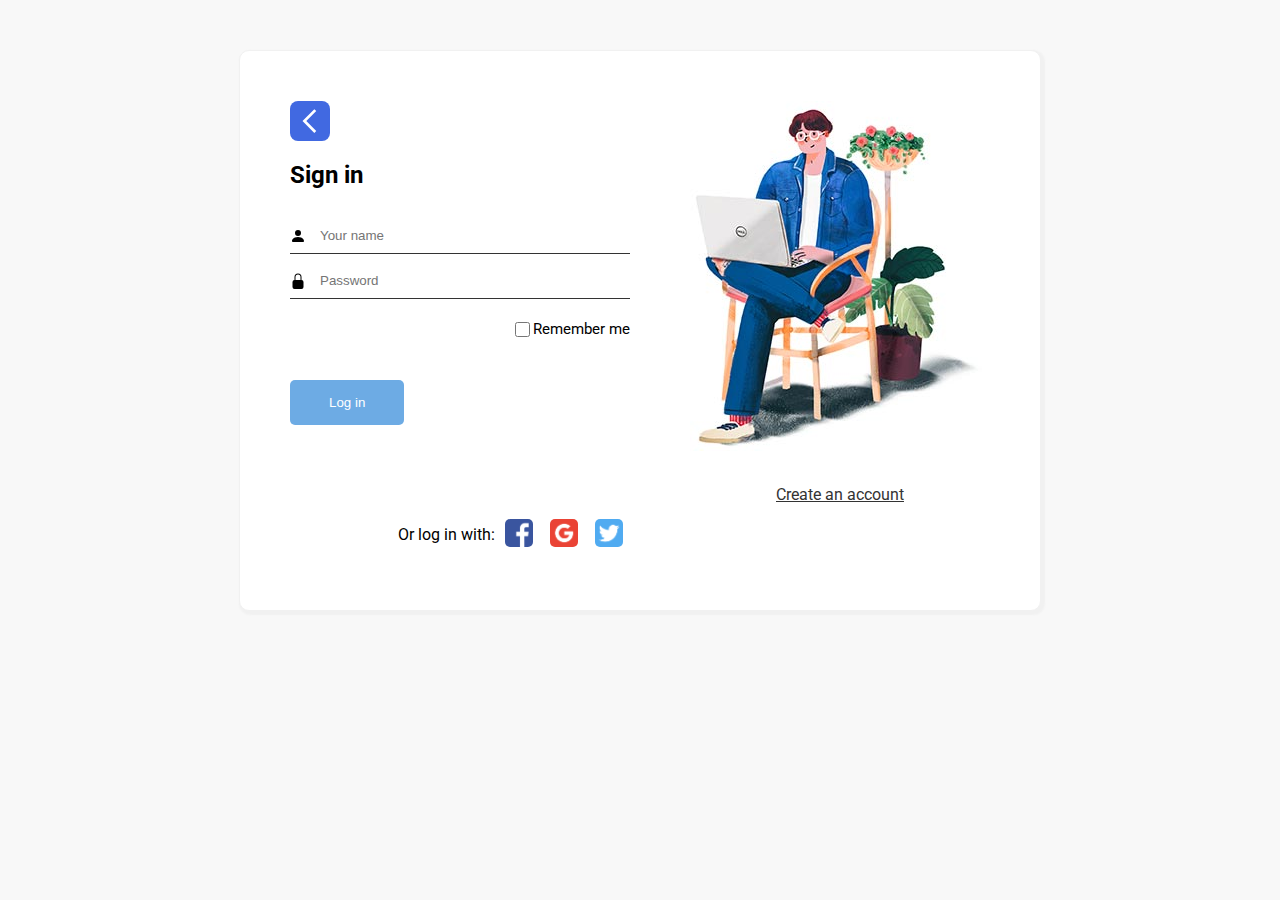
<file: html/sign-in.html>
<!DOCTYPE html>
<html lang="en">
<head>
	<meta charset="UTF-8">
	<title>Sign-in</title>
	<link href="https://fonts.googleapis.com/css2?family=Roboto:wght@100;300&display=swap" rel="stylesheet">
	 <link rel="stylesheet" href="../css/style-sign-in.css">
</head>
<body>
	<main>
		<div class="container">
			<div class="signin-content">
				<div class="signin-form">
					<a href="index.html" class="back-to-store">
						<svg xmlns="http://www.w3.org/2000/svg" x="0px" y="0px" width="30" height="30" viewBox="0 0 172 172" style=" fill:#111111;"><g fill="none" fill-rule="nonzero" stroke="none" stroke-width="1" stroke-linecap="butt" stroke-linejoin="miter" stroke-miterlimit="10" stroke-dasharray="" stroke-dashoffset="0" font-family="none" font-weight="none" font-size="none" text-anchor="none" style="mix-blend-mode: normal"><path d="M0,172v-172h172v172z" fill="none"></path><g fill="#ffffff"><path d="M110.725,154.08333l11.10833,-11.10833l-56.975,-56.975l56.975,-56.975l-11.10833,-11.10833l-67.725,68.08333z"></path></g></g></svg>
					</a>
					<h2>Sign in</h2>
					<form action="">
						<div class="sign-in-username login">
							<svg width="1em" height="1em" viewBox="0 0 16 16" class="bi bi-person-fill" fill="currentColor" xmlns="http://www.w3.org/2000/svg">
  								<path fill-rule="evenodd" d="M3 14s-1 0-1-1 1-4 6-4 6 3 6 4-1 1-1 1H3zm5-6a3 3 0 1 0 0-6 3 3 0 0 0 0 6z"/>
							</svg>
							<input class="form-control" type="text" placeholder="Your name">
						</div>
						<div class="sign-in-password login">
							<svg width="1em" height="1em" viewBox="0 0 16 16" class="bi bi-lock-fill" fill="currentColor" xmlns="http://www.w3.org/2000/svg">
								<path d="M2.5 9a2 2 0 0 1 2-2h7a2 2 0 0 1 2 2v5a2 2 0 0 1-2 2h-7a2 2 0 0 1-2-2V9z"/>
								<path fill-rule="evenodd" d="M4.5 4a3.5 3.5 0 1 1 7 0v3h-1V4a2.5 2.5 0 0 0-5 0v3h-1V4z"/>
							</svg>
							<input type="password" class="form-control" placeholder="Password">
						</div>
						<div class="check-box">
							<input type="checkbox" id="remember-me">
							<label for="input">Remember me</label>
						</div>
						<button onclick="check(); return false" class="submit" type="submit">Log in</button>
					</form>
					<div class="social-signin">
						<div><p>Or log in with: </p></div>
						<div class="box-icon"><a href="https://www.facebook.com/"><img src="../img/facebook.png" alt="" class="social-icon"></a></div>
						<div class="box-icon"><a href="https://www.google.com/"><img src="../img/google.png" alt="" class="social-icon"></a></div>
						<div class="box-icon"><a href="https://www.twitter.com/"><img src="../img/twitter.png" alt="" class="social-icon"></a></div>
					</div>
				</div>
				<div class="signin-image">
						<img src="../img/signin-image.jpg" alt="">
						<div class="create-account">
							<a href="./sign-up.html">Create an account</a>
						</div>
				</div>

			</div>
		</div>
	</main>
	<script src="../js/sign-in.js"></script>
</body>
</html>
</file>
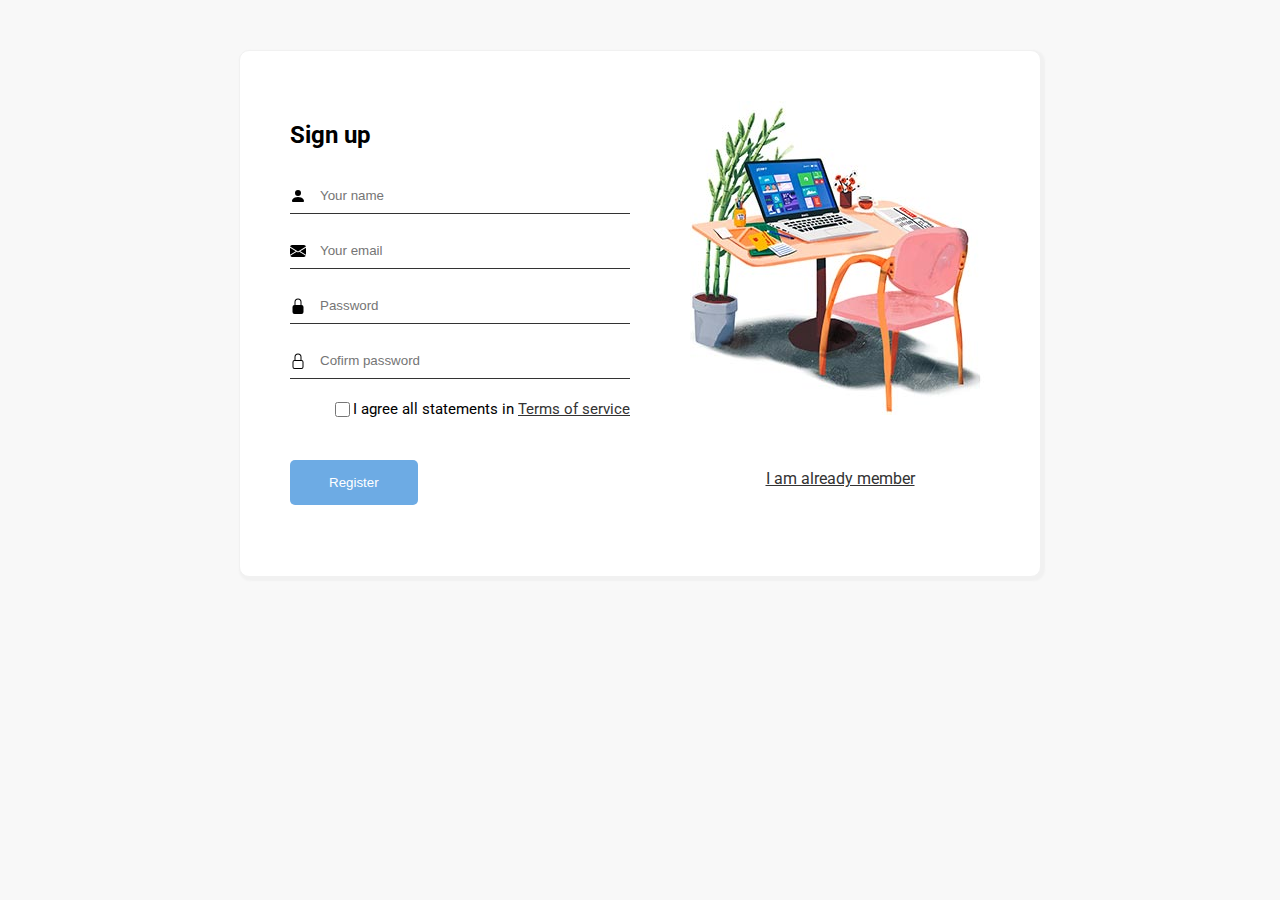
<file: html/sign-up.html>
<!DOCTYPE html>
<html lang="en">
<head>
	<meta charset="UTF-8">
	<title>Sign-up</title>
	<link href="https://fonts.googleapis.com/css2?family=Roboto:wght@100;300&display=swap" rel="stylesheet">
	 <link rel="stylesheet" href="../css/style-sign-up.css">
</head>
<body>
	<main>
		<div class="container">
			<div class="signup-content">
				<div class="signup-form">
					<h2>Sign up</h2>
					<form action="">
						<div class="sign-up-username register">
							<svg width="1em" height="1em" viewBox="0 0 16 16" class="bi bi-person-fill" fill="currentColor" xmlns="http://www.w3.org/2000/svg">
  								<path fill-rule="evenodd" d="M3 14s-1 0-1-1 1-4 6-4 6 3 6 4-1 1-1 1H3zm5-6a3 3 0 1 0 0-6 3 3 0 0 0 0 6z"/>
							</svg>
							<input class="form-control" type="text" placeholder="Your name">
						</div>
						<p class="u-feedback invalid-feedback">Invalid name</p>
						<div class="sign-up-email register">
							<svg width="1em" height="1em" viewBox="0 0 16 16" class="bi bi-envelope-fill" fill="currentColor" xmlns="http://www.w3.org/2000/svg">
 								<path fill-rule="evenodd" d="M.05 3.555A2 2 0 0 1 2 2h12a2 2 0 0 1 1.95 1.555L8 8.414.05 3.555zM0 4.697v7.104l5.803-3.558L0 4.697zM6.761 8.83l-6.57 4.027A2 2 0 0 0 2 14h12a2 2 0 0 0 1.808-1.144l-6.57-4.027L8 9.586l-1.239-.757zm3.436-.586L16 11.801V4.697l-5.803 3.546z"/>
							</svg>
							<input type="email" class="form-control" placeholder="Your email">
						</div>
						<p class="email-feedback invalid-feedback">Invalid email</p>
						<div class="sign-up-password register">
							<svg width="1em" height="1em" viewBox="0 0 16 16" class="bi bi-lock-fill" fill="currentColor" xmlns="http://www.w3.org/2000/svg">
								<path d="M2.5 9a2 2 0 0 1 2-2h7a2 2 0 0 1 2 2v5a2 2 0 0 1-2 2h-7a2 2 0 0 1-2-2V9z"/>
								<path fill-rule="evenodd" d="M4.5 4a3.5 3.5 0 1 1 7 0v3h-1V4a2.5 2.5 0 0 0-5 0v3h-1V4z"/>
							</svg>
							<input type="password" class="form-control" placeholder="Password">
						</div>
						<p class="p-feedback invalid-feedback">Invalid password</p>
						<div class="sign-up-cofirm-password register">
							<svg width="1em" height="1em" viewBox="0 0 16 16" class="bi bi-lock" fill="currentColor" xmlns="http://www.w3.org/2000/svg">
 								 <path fill-rule="evenodd" d="M11.5 8h-7a1 1 0 0 0-1 1v5a1 1 0 0 0 1 1h7a1 1 0 0 0 1-1V9a1 1 0 0 0-1-1zm-7-1a2 2 0 0 0-2 2v5a2 2 0 0 0 2 2h7a2 2 0 0 0 2-2V9a2 2 0 0 0-2-2h-7zm0-3a3.5 3.5 0 1 1 7 0v3h-1V4a2.5 2.5 0 0 0-5 0v3h-1V4z"/>
 							</svg>
 							<input type="password" class="form-control" placeholder="Cofirm password">
						</div>
						<p class="cp-feedback invalid-feedback">The password is not the same</p>
						<div class="check-box">
							<input type="checkbox" class="remember">
							<label for="input">I agree all statements in <a href="#">Terms of service</a></label>
						</div>
						<button onclick="check(); return false" class="submit" type="submit">Register</button>
					</form>
				</div>

				<div class="signup-image">
						<img src="../img/signup-image.jpg" alt="">
						<div class="have-account">
							<a href="./sign-in.html">I am already member</a>
						</div>
				</div>
			</div>
		</div>
	</main>
	<script src="../js/sign-up.js"></script>
</body>
</html>
</file>
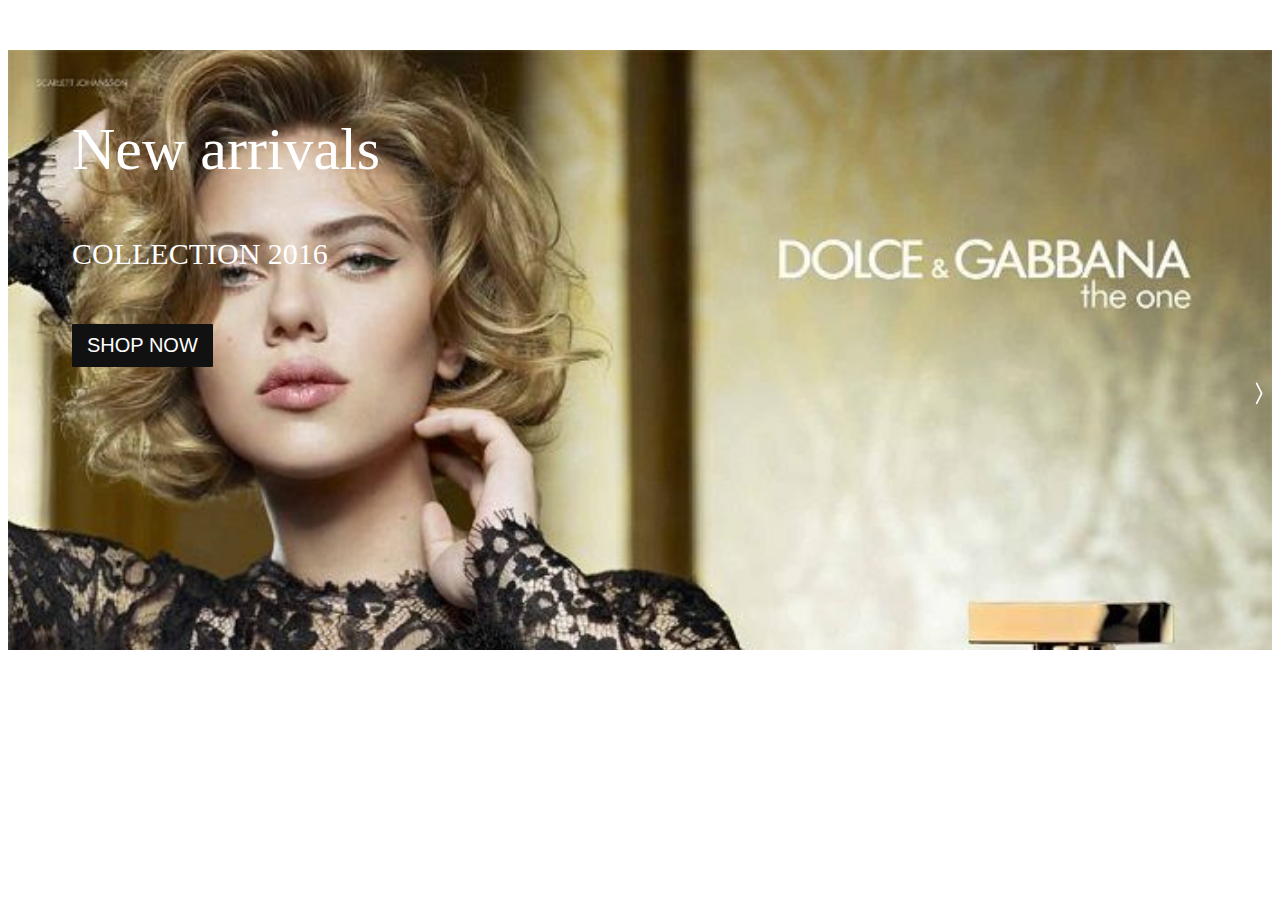
<file: html/slide-img.html>
<!DOCTYPE html>
<html lang="en">
<head>
    <meta charset="UTF-8">
    <meta name="viewport" content="width=device-width, initial-scale=1.0">
    <title>Slide-image</title>
    <link rel="stylesheet" href="../css/slide-img.css">
</head>
<body>
    <div class="transmission-image">
        <h2>New arrivals</h2>
        <h3>COLLECTION 2016</h3>
        <a class="shop-now" href="#clothes"><button class="link-button">SHOP NOW</button></a>
        <div class="button-zone">
            <button onclick="transmission(); return false" class="next">
                <svg width="2em" height="2em" viewBox="0 0 16 16" class="bi bi-chevron-compact-right" fill="currentColor" xmlns="http://www.w3.org/2000/svg">
                      <path fill-rule="evenodd" d="M6.776 1.553a.5.5 0 0 1 .671.223l3 6a.5.5 0 0 1 0 .448l-3 6a.5.5 0 1 1-.894-.448L9.44 8 6.553 2.224a.5.5 0 0 1 .223-.671z"/>
                </svg>
            </button>
        </div>
    </div>
</body>
</html>
</file>
<file: css/show-clothes.css>
#clothes {
	position: relative;
	width: 100%;
	height: 615px;
	overflow: auto;
	white-space: 200px;

}

.n-item {
	font-weight: 100;
	height: 20px;
	padding-top: 5px;
	padding-bottom: 5px;
}

.items {
	display: grid;
	grid-template-columns:  21% 21% 21% 21%;
	justify-content: space-between;
}

.item-child {
	width: 100%;
	height: 300px;
	margin-bottom: 10px;
}

.item-child .item-name p {
	margin: 5px 0;
}


.item-child .price h3 {
	font-weight: 400;
}

.item-child .item-child-img {
	position: relative;
	display: flex;
	justify-content: center;
	align-items: center;
	width: 100%;
	height: 250px;
}

.item-child .item-child-img img {
	width: 100%;
	height: 100%;
}

.buy-now-button {
	display: none;
	position: absolute;
	border: none;
	outline: 0;
	padding: 7px 15px;
	background: #111;
	color: #fff;
}



.item-child-img:hover .buy-now-button {
	display: block;
}

.item-child-img:hover .buy-now-button:hover {
	background: #d0d0d0;
	color: #333;
}
</file>
<file: css/contact.css>
.subscribe {
	height: 250px;
	padding-top: 40px;
	padding-left: 10px;
	font-size: 20px;
	margin-top: 30px;
	color: #fff;
	background: #111;
}

.subscribe h4 {
	font-size: 40px;
}

.subscribe p {
	font-weight: 100;
	margin-top: 10px;
	margin-bottom: 10px;
}
.subscribe input {
	width: 98%;
	line-height: 24px;
	padding: 5px 5px;
}

.subscribe button {
	margin-top: 10px;
	font-size: 20px;
	padding: 10px 20px;
	background: rgba(253, 42, 42, 0.795);
	color: #fff;
	border: none;
	border-radius: 2px;
}

.subscribe button:hover {
	background: #d0d0d0;
	color: #333;
}

.feedback {
	display: flex;
	justify-content: space-between;
	text-align: center;
	margin: 10px;
	margin-bottom: 100px;
	padding-top: 50px;
}

.feedback h5 {
	font-weight: 100;
	font-size: 30px;
	margin: 0;
	margin-bottom: 10px;
}

.feedback .contact .customer-contact {
	display: block;
	width: 250px;
	line-height: 20px;
	padding: 5px;
	margin-bottom: 10px;
}

.feedback .contact button {
	display: flex;
	justify-content: center;
	align-items: center;
	left: 0;
	top: 10px;
	width: 264px;
	line-height: 20px;
	padding: 10px;
	border: none;
	background: #111;
	color: #fff;
}

.feedback .contact button:hover {
	background: #d0d0d0;
	color: #333;
}

.feedback .about-us {
	text-align: center;
}

.feedback .about-us a {
	color: #333;
	text-decoration: underline;
	display: block;
	margin-bottom: 10px;
}
</file>
<file: css/style-sign-in.css>
body {
	margin: 0;
	padding: 0;
	font-family: 'Roboto', sans-serif;
	background: #f8f8f8;
}

main {
	display: flex;
	justify-content: center;
/*	height: 100vh;*/
padding: 50px;
}

h1 {
	font-weight: bold;
}

a {
	color: #333;
}

.signin-content {
	display: flex;
	justify-content: space-between;
	flex-wrap: wrap;
	width: 700px;
	max-width: 80vw;
	height: auto;
	margin: 0 auto;
	padding: 50px;
	background: #fff;
	border: solid #f1f1f1 1px;
	border-radius: 10px;
	box-shadow: 2px 2px 2px 2px #f1f1f1;
}

.signin-content .signin-form {
	position: relative;
	min-width: 300px;
	min-height: 425px;
	padding-right: 50px;
}

.signin-content .signin-form .back-to-store {
	display: flex;
	justify-content: center;
	align-items: center;
	width: 40px;
	height: 40px;
	border: none;
	background: royalblue;
	border-radius: 20%;
	outline: none;
}

.signin-form .login {
	border-bottom: solid #333 1px;
}

.signin-form .invalid-feedback {
	display: none;
	font-weight: 300;
	font-size: 12px;
	color: red;
}

.signin-form .form-control {
	height: 30px;
	min-width: 300px;
	max-width: 80%;
	line-height: 20px;		
	padding: 2px 10px;
	margin-top: 10px;
	border: none;
	outline: 0;
}

.signin-image {
	height: auto;
	min-width: 300px;
	max-width: 80%;
}

.signin-image .create-account {
	margin-top: 30px;
	margin-bottom: 20px;
	text-align: center;
}

.bi {
	vertical-align: middle;
}

.check-box {
	display: flex;
	justify-content: right;
	font-size: 15px;
	align-items: center;	
	margin-top: 20px;
}

.check-box input {
	width: 15px;
	height: 15px;
	border: solid #f1f1f1 1px;
	background-color: red;
}

.submit {
	color: #fff;
	background: #6dabe4;
	margin-top: 40px;
	margin-bottom: 20px;
	padding: 15px 39px;
	border: none;
	outline: 0;
	border-radius: 5px;
}
.submit:hover {
	background: #40a3e3;
}

.social-icon {
	width: 28px;
	height: 28px;
	border-radius: 5px;
}


.social-signin {
	margin-top: 65px;
	display: flex;
	justify-content: right;
	align-items: center;
	height: 50px;
}

.social-signin .box-icon {
	width: 35px;
	margin-left: 10px;
}

.social-signin .box-icon img:hover {
	width: 32px;
	height: 32px;
	transition: 0.6s;
}
</file>
<file: css/style-sign-up.css>
body {
	margin: 0;
	padding: 0;
	font-family: 'Roboto', sans-serif;
	background: #f8f8f8;
}

main {
	display: flex;
	justify-content: center;
padding: 50px;
}

h1 {
	font-weight: bold;
}

a {
	color: #333;
}

.signup-content {
	display: flex;
	justify-content: space-between;
	flex-wrap: wrap;
	width: 700px;
	max-width: 80vw;
	height: auto;
	margin: 0 auto;
	padding: 50px;
	background: #fff;
	border: solid #f1f1f1 1px;
	border-radius: 10px;
	box-shadow: 2px 2px 2px 2px #f1f1f1;
}

.signup-content .signup-form {
	position: relative;
	min-width: 300px;
	min-height: 425px;
	padding-right: 50px;
}

.signup-form .register{
	margin-top: 10px;
	border-bottom: solid #333 1px;
}

.signup-form .invalid-feedback {
	display: none;
	font-weight: 300;
	font-size: 12px;
	color: red;
}

.signup-form .form-control {
	height: 30px;
	min-width: 300px;
	max-width: 80%;
	line-height: 20px;		
	padding: 2px 10px;
	margin-top: 10px;
	border: none;
	outline: 0;
}


.signup-image {
	height: auto;
	min-width: 300px;
	max-width: 80%;
}

.signup-image .have-account {
	margin-top: 50px;
	margin-bottom: 20px;
	text-align: center;
}

.bi {
	vertical-align: middle;
}

.check-box {
	display: flex;
	justify-content: right;
	font-size: 15px;
	align-items: center;	
	margin-top: 20px;
}

.check-box input {
	width: 15px;
	height: 15px;
	border: solid #f1f1f1 1px;
	background-color: red;
}

.submit {
	color: #fff;
	background: #6dabe4;
	margin-top: 40px;
	margin-bottom: 20px;
	padding: 15px 39px;
	border: none;
	outline: 0;
	border-radius: 5px;
}
.submit:hover {
	background: #40a3e3;
}
</file>
<file: css/slide-img.css>
.transmission-image {
	background: url("../img/transition-img/img1.jpg");
	width: 100%;	
	height: 600px;
	background-size: cover;
}

.transmission-image h3,h2,.shop-now {
	position: relative;
	max-width: 500px;
	padding-left: 64px;
}

.transmission-image h2 {
	font-weight: 300;
	color: #fff;
	font-size: 60px;
	padding-top: 64px;
	line-height: 70px;
}

.transmission-image h3 {
	font-weight: 100;
	color: #fff;
	font-size: 30px;
	line-height: 40px;
	margin-top: 10px;
}

.transmission-image .link-button {
	font-weight: 100;
	font-size: 20px;
	border: none;
	margin-top: 20px;
	padding: 10px 15px;
	background: #111;
	color: #fff;
	border-radius: 1px;
}
.transmission-image .link-button:hover {
	background: #f0f0f0;
	color: #333;
}

.transmission-image .next {
	float: right;
	display: flex;
	justify-content: center;
	align-items: center;
	padding: 0;
	width: 2em;
	height: 4em;
	border: none;
	border-radius: 5px 0 0 5px;
	outline: 0;
	background: none;
}

.transmission-image .next svg {
	color: #fff;
	border-radius: 50%;
	margin: 0;
	padding: 0;
}


.transmission-image .next:hover {
	background-color: rgba(0,0,0,0.5);
	color: #111;
}
</file>
